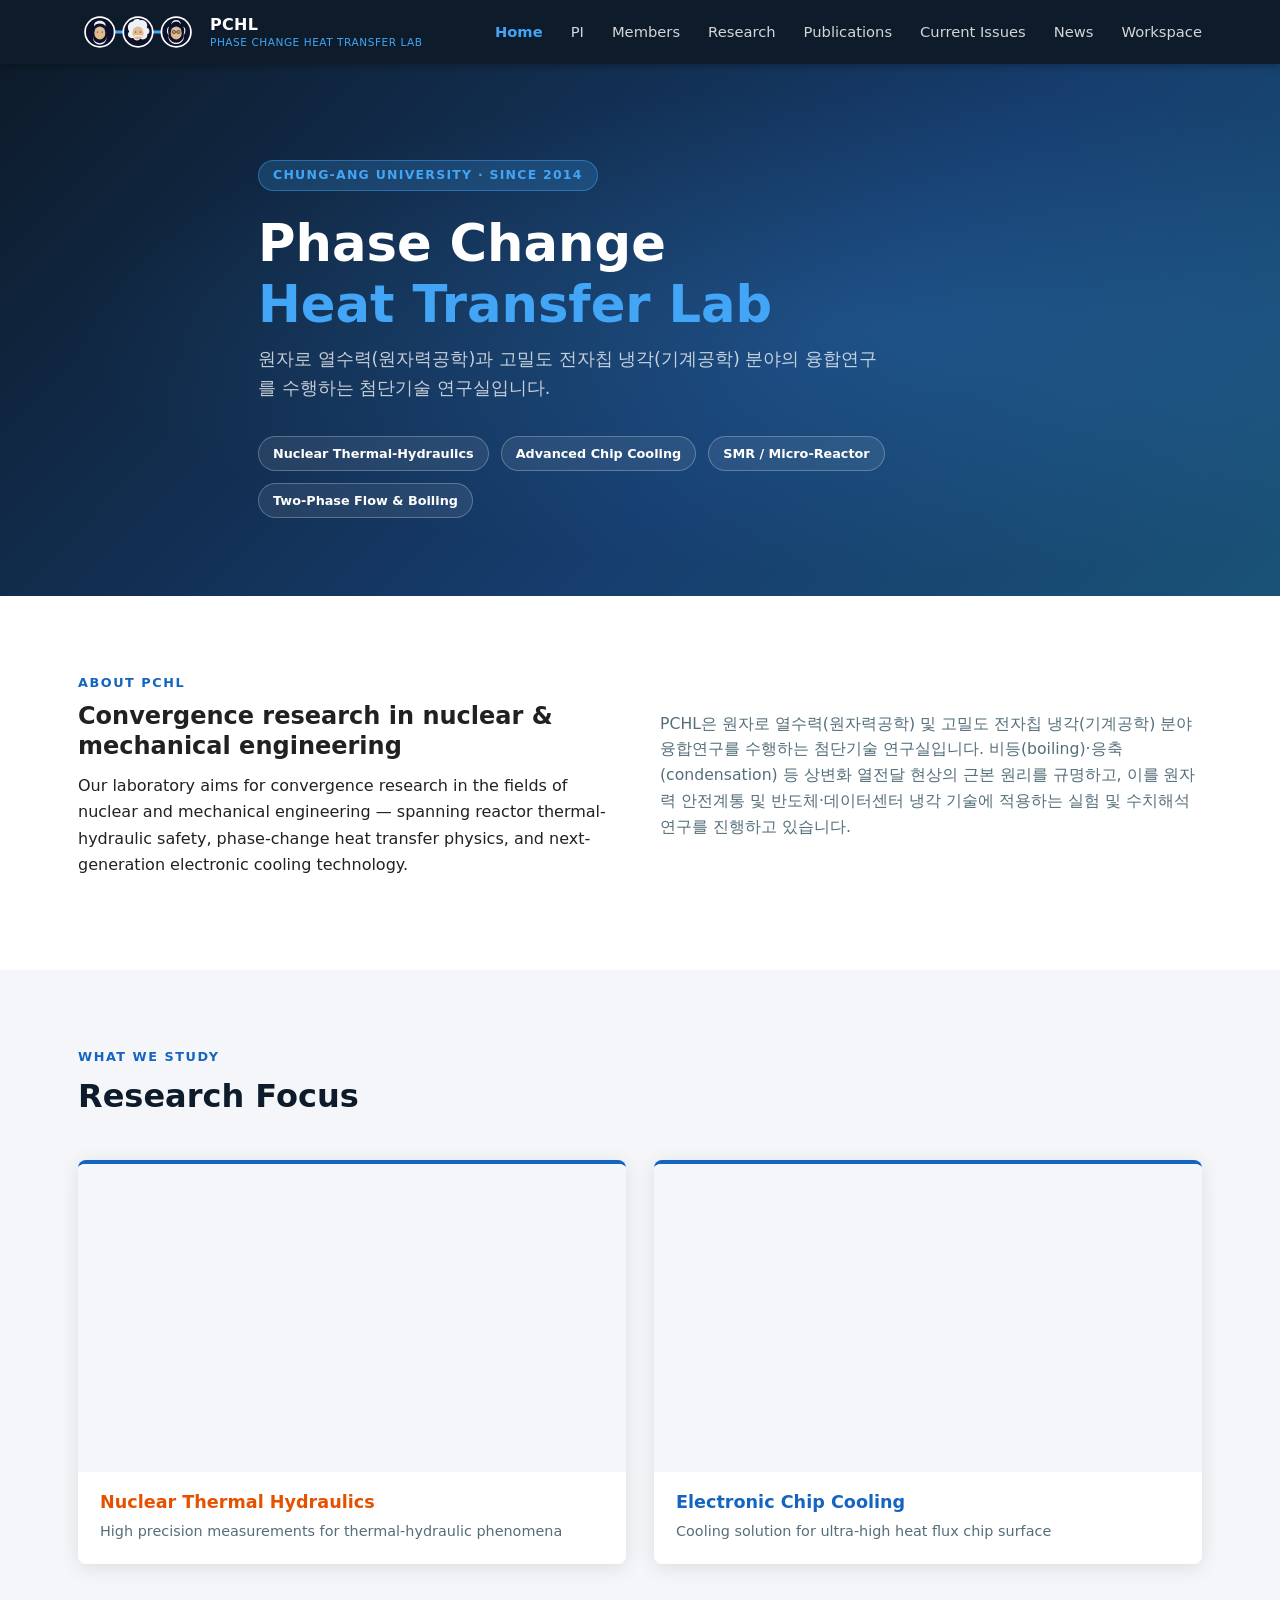
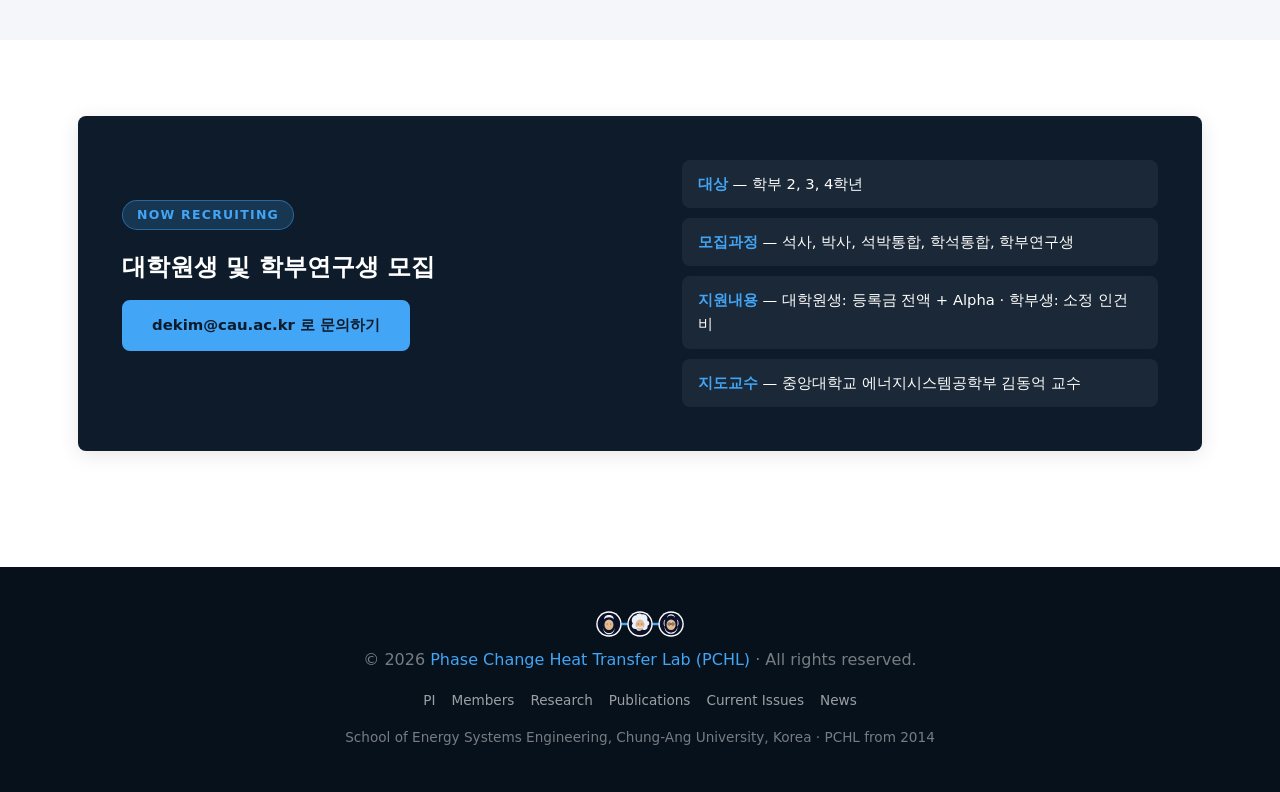
<file: index.html>
<!DOCTYPE html>
<html lang="ko">
<head>
<!-- Google tag (gtag.js) -->
<script async src="https://www.googletagmanager.com/gtag/js?id=G-8CYPB89ST2"></script>
<script>
  window.dataLayer = window.dataLayer || [];
  function gtag(){dataLayer.push(arguments);}
  gtag('js', new Date());

  gtag('config', 'G-8CYPB89ST2');
</script>
<meta charset="UTF-8" />
<meta name="viewport" content="width=device-width, initial-scale=1.0" />
<title>PCHL — Phase Change Heat Transfer Lab | Chung-Ang University</title>
<meta name="description" content="Phase Change Heat Transfer Lab (PCHL), Chung-Ang University — 원자로 열수력 및 고밀도 전자칩 냉각 분야 융합연구." />
<link rel="icon" href="assets/img/misc/einstein-placeholder.svg" type="image/svg+xml" />
<link rel="stylesheet" href="assets/css/style.css?v=15" />
</head>
<body>
<a class="skip-link" href="#main">본문 바로가기</a>

<header class="site-header">
  <nav class="nav">
    <a class="brand" href="index.html">
      <img src="assets/img/misc/trio-logo.svg?v=2" alt="PCHL 로고 — Maxwell, Einstein, Boltzmann" />
      <span class="brand-text">
        <span class="full">PCHL</span>
        <span class="sub">Phase Change Heat Transfer Lab</span>
      </span>
    </a>
    <button class="nav-toggle" aria-label="메뉴 열기" aria-expanded="false">
      <svg width="20" height="20" viewBox="0 0 20 20" fill="none" stroke="currentColor" stroke-width="2" stroke-linecap="round"><line x1="2" y1="5" x2="18" y2="5"/><line x1="2" y1="10" x2="18" y2="10"/><line x1="2" y1="15" x2="18" y2="15"/></svg>
    </button>
    <ul class="nav-links">
      <li><a href="index.html">Home</a></li>
      <li><a href="pi.html">PI</a></li>
      <li><a href="members.html">Members</a></li>
      <li><a href="research.html">Research</a></li>
      <li><a href="publications.html">Publications</a></li>
      <li><a href="current-issues.html">Current Issues</a></li>
      <li><a href="news.html">News</a></li>
      <li><a href="https://github.com/dekim79/pchl-workspace" target="_blank" rel="noopener">Workspace</a></li>
    </ul>
  </nav>
</header>

<main id="main">

  <section class="hero">
    <div class="container">
      <span class="hero-eyebrow">Chung-Ang University · Since 2014</span>
      <h1>Phase Change<br /><span class="accent-text">Heat Transfer Lab</span></h1>
      <p class="lead">
        원자로 열수력(원자력공학)과 고밀도 전자칩 냉각(기계공학) 분야의 융합연구를 수행하는 첨단기술 연구실입니다.
      </p>
      <div class="hero-badges">
        <span class="hero-badge">Nuclear Thermal-Hydraulics</span>
        <span class="hero-badge">Advanced Chip Cooling</span>
        <span class="hero-badge">SMR / Micro-Reactor</span>
        <span class="hero-badge">Two-Phase Flow &amp; Boiling</span>
      </div>
    </div>
  </section>

  <section class="section">
    <div class="container">
      <div class="intro-split">
        <div>
          <span class="section-kicker">About PCHL</span>
          <h2 class="mt-0">Convergence research in nuclear &amp; mechanical engineering</h2>
          <p>
            Our laboratory aims for convergence research in the fields of nuclear and mechanical
            engineering — spanning reactor thermal-hydraulic safety, phase-change heat transfer physics,
            and next-generation electronic cooling technology.
          </p>
        </div>
        <div>
          <p class="lang-kr">
            PCHL은 원자로 열수력(원자력공학) 및 고밀도 전자칩 냉각(기계공학) 분야 융합연구를 수행하는
            첨단기술 연구실입니다. 비등(boiling)·응축(condensation) 등 상변화 열전달 현상의 근본 원리를
            규명하고, 이를 원자력 안전계통 및 반도체·데이터센터 냉각 기술에 적용하는 실험 및 수치해석 연구를
            진행하고 있습니다.
          </p>
        </div>
      </div>
    </div>
  </section>

  <section class="section section-alt">
    <div class="container">
      <div class="section-head">
        <span class="section-kicker">What We Study</span>
        <h2>Research Focus</h2>
      </div>
      <div class="topic-strip">
        <div class="topic-panel">
          <div class="topic-img crossfade">
            <img src="assets/img/research/nuclear-th-1.png" alt="Nuclear Thermal Hydraulics" style="animation-duration:16s; animation-delay:0s;">
            <img src="assets/img/research/nuclear-th-2.png" alt="Nuclear Thermal Hydraulics" style="animation-duration:16s; animation-delay:4s;">
            <img src="assets/img/research/nuclear-th-3.png" alt="Nuclear Thermal Hydraulics" style="animation-duration:16s; animation-delay:8s;">
            <img src="assets/img/research/nuclear-th-4.png" alt="Nuclear Thermal Hydraulics" style="animation-duration:16s; animation-delay:12s;">
          </div>
          <div class="cap red">
            <h3>Nuclear Thermal Hydraulics</h3>
            <p>High precision measurements for thermal-hydraulic phenomena</p>
          </div>
        </div>
        <div class="topic-panel">
          <div class="topic-img crossfade crossfade-2img">
            <img src="assets/img/research/chip-cooling-1.png" alt="Electronic Chip Cooling" style="animation-duration:8s; animation-delay:0s;">
            <img src="assets/img/research/chip-cooling-2.png" alt="Electronic Chip Cooling" style="animation-duration:8s; animation-delay:4s;">
          </div>
          <div class="cap blue">
            <h3>Electronic Chip Cooling</h3>
            <p>Cooling solution for ultra-high heat flux chip surface</p>
          </div>
        </div>
      </div>
    </div>
  </section>

  <section class="section">
    <div class="container">
      <div class="recruit">
        <div>
          <span class="hero-eyebrow">Now Recruiting</span>
          <h2>대학원생 및 학부연구생 모집</h2>
          <p style="margin-top:18px;">
            <a class="btn btn-primary" href="mailto:dekim@cau.ac.kr">dekim@cau.ac.kr 로 문의하기</a>
          </p>
        </div>
        <ul class="recruit-list">
          <li><b>대상</b> — 학부 2, 3, 4학년</li>
          <li><b>모집과정</b> — 석사, 박사, 석박통합, 학석통합, 학부연구생</li>
          <li><b>지원내용</b> — 대학원생: 등록금 전액 + Alpha · 학부생: 소정 인건비</li>
          <li><b>지도교수</b> — 중앙대학교 에너지시스템공학부 김동억 교수</li>
        </ul>
      </div>
    </div>
  </section>

</main>

<footer class="site-footer">
  <div class="container">
    <a class="footer-brand" href="index.html">
      <img src="assets/img/misc/trio-logo.svg?v=2" alt="PCHL 로고 — Maxwell, Einstein, Boltzmann" />
    </a>
    <p>© 2026 <span style="color:var(--sky);">Phase Change Heat Transfer Lab (PCHL)</span> · All rights reserved.</p>
    <nav class="footer-links">
      <a href="pi.html">PI</a>
      <a href="members.html">Members</a>
      <a href="research.html">Research</a>
      <a href="publications.html">Publications</a>
      <a href="current-issues.html">Current Issues</a>
      <a href="news.html">News</a>
    </nav>
    <p class="footer-meta">
      <span>School of Energy Systems Engineering, Chung-Ang University, Korea</span>
      <span>PCHL from 2014</span>
    </p>
  </div>
</footer>
<script src="assets/js/main.js?v=7"></script>
</body>
</html>
</file>
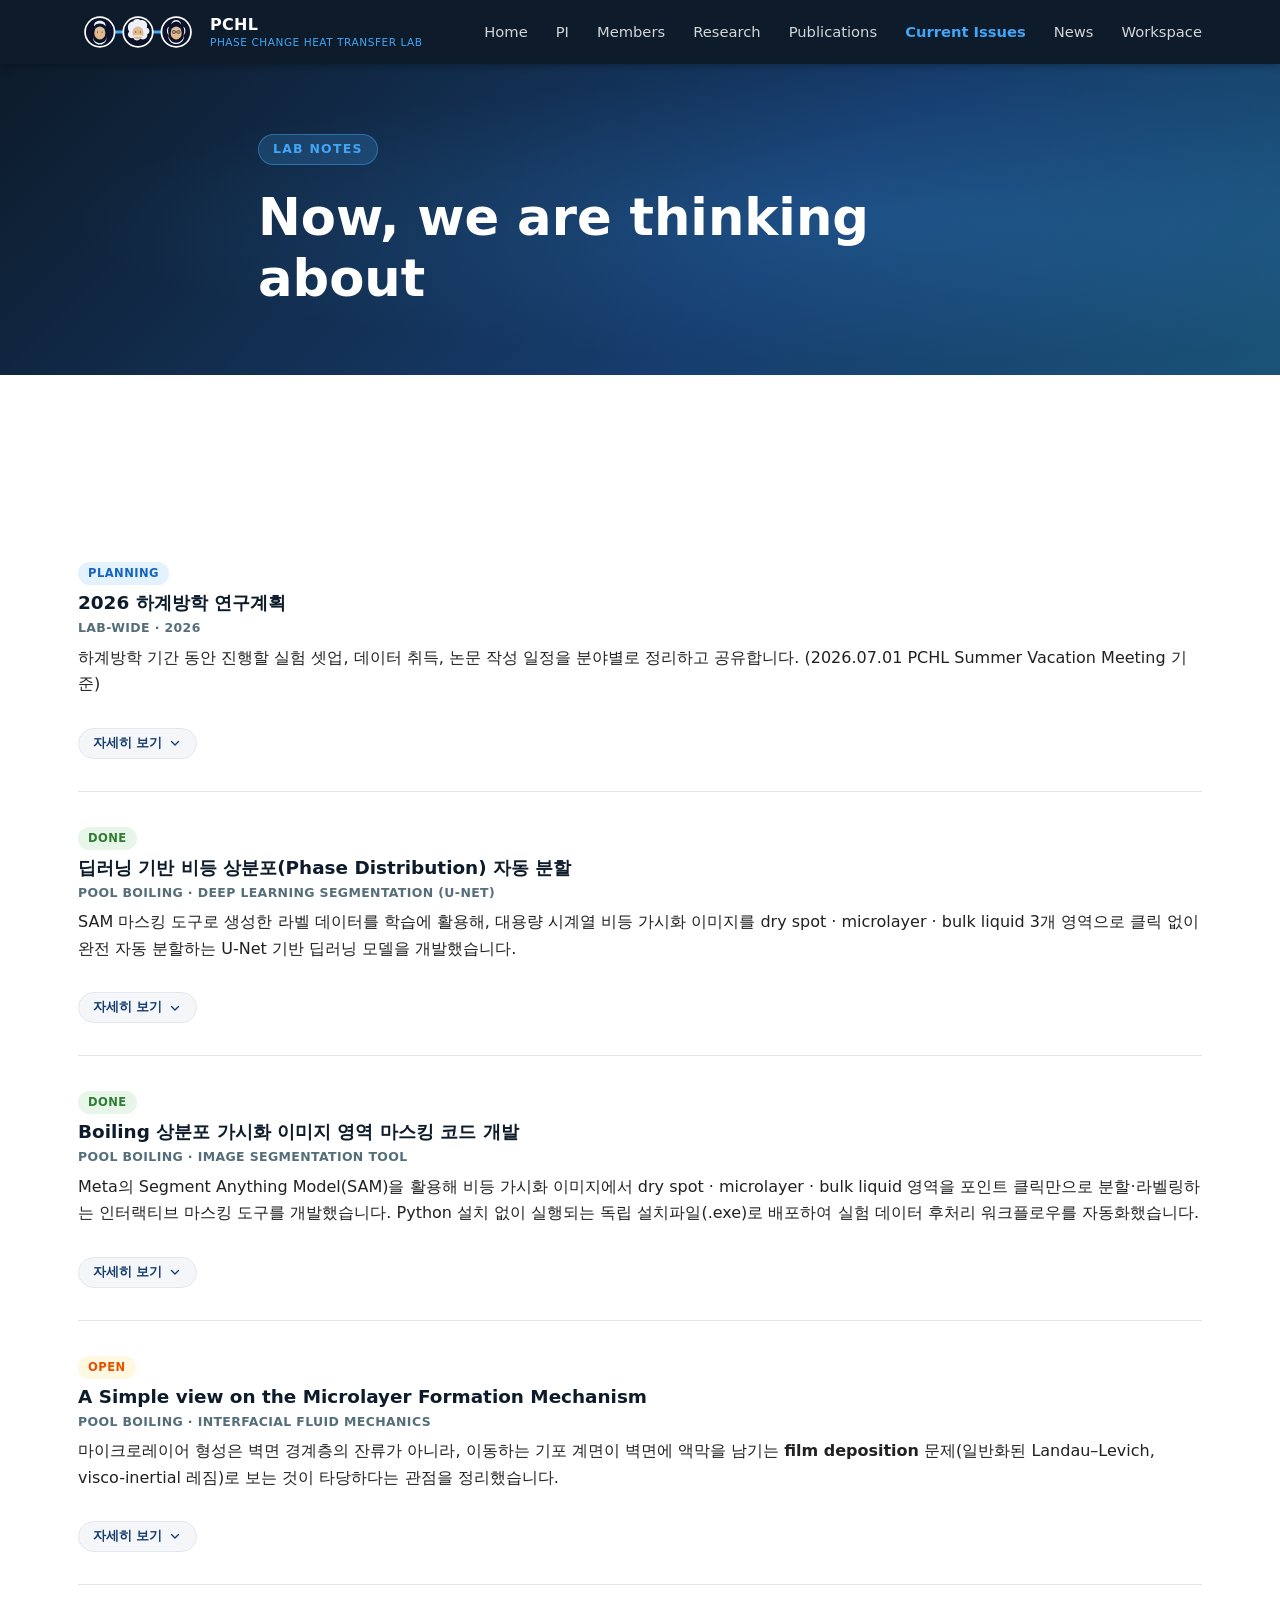
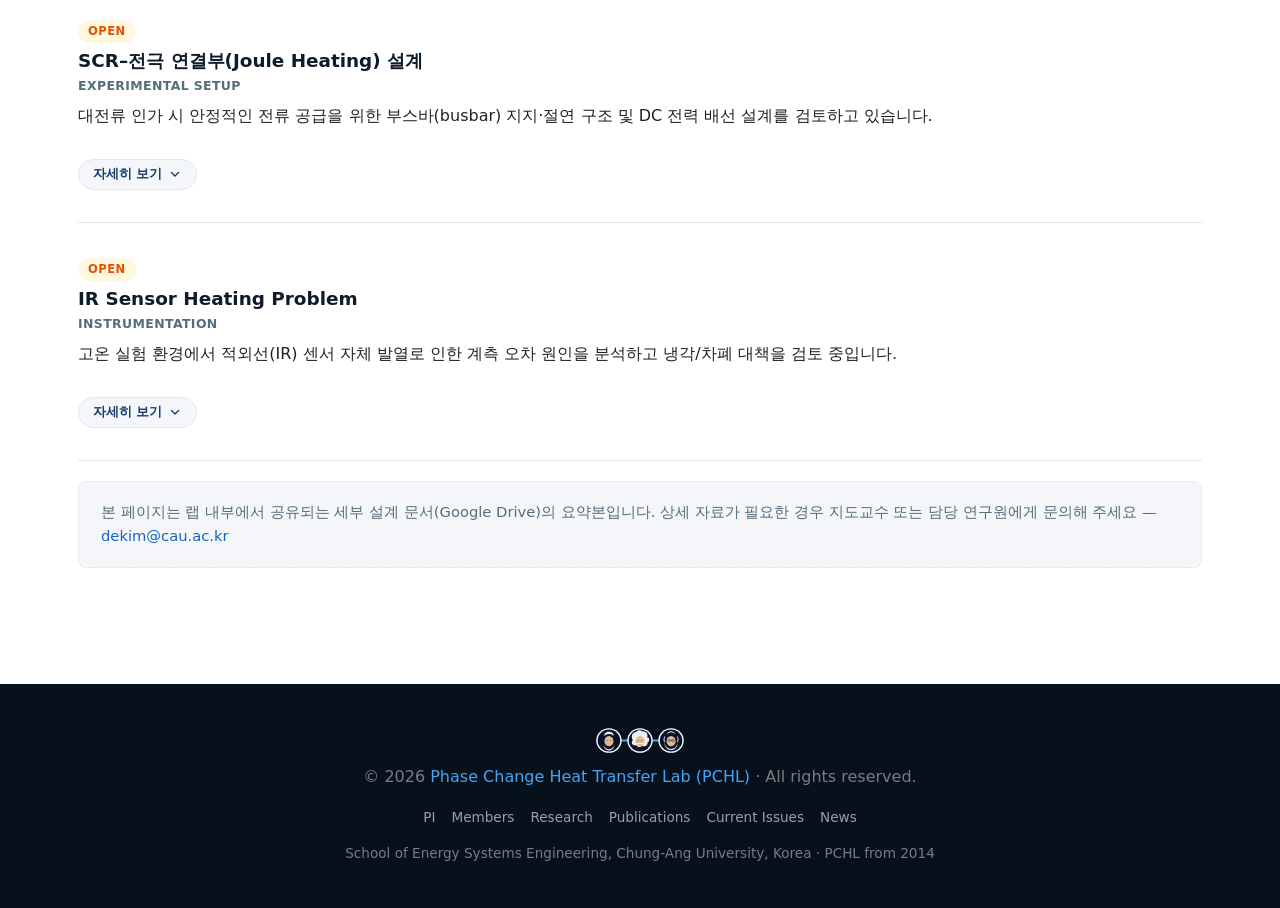
<file: current-issues.html>
<!DOCTYPE html>
<html lang="ko">
<head>
<!-- Google tag (gtag.js) -->
<script async src="https://www.googletagmanager.com/gtag/js?id=G-8CYPB89ST2"></script>
<script>
  window.dataLayer = window.dataLayer || [];
  function gtag(){dataLayer.push(arguments);}
  gtag('js', new Date());

  gtag('config', 'G-8CYPB89ST2');
</script>
<meta charset="UTF-8" />
<meta name="viewport" content="width=device-width, initial-scale=1.0" />
<title>Current Issues — PCHL | Chung-Ang University</title>
<meta name="description" content="PCHL이 현재 논의하고 해결해 나가고 있는 실험/연구 이슈 트래킹." />
<link rel="icon" href="assets/img/misc/einstein-placeholder.svg" type="image/svg+xml" />
<link rel="stylesheet" href="assets/css/style.css?v=15" />
</head>
<body>
<a class="skip-link" href="#main">본문 바로가기</a>

<header class="site-header">
  <nav class="nav">
    <a class="brand" href="index.html">
      <img src="assets/img/misc/trio-logo.svg?v=2" alt="PCHL 로고 — Maxwell, Einstein, Boltzmann" />
      <span class="brand-text">
        <span class="full">PCHL</span>
        <span class="sub">Phase Change Heat Transfer Lab</span>
      </span>
    </a>
    <button class="nav-toggle" aria-label="메뉴 열기" aria-expanded="false">
      <svg width="20" height="20" viewBox="0 0 20 20" fill="none" stroke="currentColor" stroke-width="2" stroke-linecap="round"><line x1="2" y1="5" x2="18" y2="5"/><line x1="2" y1="10" x2="18" y2="10"/><line x1="2" y1="15" x2="18" y2="15"/></svg>
    </button>
    <ul class="nav-links">
      <li><a href="index.html">Home</a></li>
      <li><a href="pi.html">PI</a></li>
      <li><a href="members.html">Members</a></li>
      <li><a href="research.html">Research</a></li>
      <li><a href="publications.html">Publications</a></li>
      <li><a href="current-issues.html">Current Issues</a></li>
      <li><a href="news.html">News</a></li>
      <li><a href="https://github.com/dekim79/pchl-workspace" target="_blank" rel="noopener">Workspace</a></li>
    </ul>
  </nav>
</header>

<main id="main">

  <section class="hero hero-compact">
    <div class="container">
      <span class="hero-eyebrow">Lab Notes</span>
      <h1>Now, we are thinking about</h1>
    </div>
  </section>

  <section class="section" style="padding-bottom:0;">
    <div class="container">
      <div class="ws-status" id="ws-status" hidden aria-live="polite">
        <div class="ws-status-head">
          <h2>연구실 현황</h2>
          <span class="ws-status-updated" id="ws-updated"></span>
        </div>
        <div class="ws-columns">
          <div class="ws-col">
            <h3 class="ws-col-title">최근 이슈</h3>
            <ul class="ws-list" id="ws-issues"></ul>
          </div>
          <div class="ws-col">
            <h3 class="ws-col-title">최근 디스커션</h3>
            <ul class="ws-list" id="ws-discussions"></ul>
          </div>
        </div>
        <p class="ws-purchase" id="ws-purchase"></p>
      </div>
    </div>
  </section>

  <section class="section">
    <div class="container">

      <div class="issue-card">
        <div class="issue-body">
          <span class="status-pill status-progress">Planning</span>
          <h3>2026 하계방학 연구계획</h3>
          <p class="issue-meta">Lab-wide · 2026</p>
          <p>하계방학 기간 동안 진행할 실험 셋업, 데이터 취득, 논문 작성 일정을 분야별로 정리하고 공유합니다. (2026.07.01 PCHL Summer Vacation Meeting 기준)</p>
          <button class="issue-toggle" type="button" aria-expanded="false">
            <span class="issue-toggle-label">자세히 보기</span>
            <svg class="issue-toggle-icon" width="14" height="14" viewBox="0 0 20 20" fill="none" stroke="currentColor" stroke-width="2" stroke-linecap="round" stroke-linejoin="round"><polyline points="5 8 10 13 15 8"/></svg>
          </button>
        </div>
        <div class="issue-detail">
          <div class="grid-3 team-grid">
            <div class="team-card team-green">
              <h4>비등 · 칩쿨링 / IR 센서 개발</h4>
              <ul>
                <li>IR 센서 3개 동시 구동 실험 (1ch 3chain / 3ch 1chain 검증)</li>
                <li>헬리컬 코일 벽면 4방향 온도 측정 브래킷 설계 및 방사율 보정</li>
                <li>12개 센서 확장 실험 (8ch 컨버터, 3채널×4센서)</li>
              </ul>
              <p class="team-sched"><strong>7월</strong> Hot plate 고온실험 설계·실험&nbsp;&nbsp;·&nbsp;&nbsp;<strong>8월</strong> 나선형 배관 센서 부착방안 도출·부품 제작</p>
            </div>
            <div class="team-card team-blue">
              <h4>i-SMR 실험</h4>
              <ul>
                <li>헬리컬 코일 절연부품(Gasket, Flange) 및 공급라인 피팅 확보</li>
                <li>전기 계장 마무리(압력계·유량계·마그네틱펌프 DAS 연결), 분전반 배선</li>
                <li>축압기/충진기, TC 포트, 냉각탑 팬, 도압관, 예열히터 세부 작업</li>
              </ul>
              <p class="team-sched"><strong>7월</strong> 배관·계측기 실험 루프 구축 완료&nbsp;&nbsp;·&nbsp;&nbsp;<strong>8월</strong> 실험장치 시운전</p>
            </div>
            <div class="team-card team-orange">
              <h4>비등 가시화 연구 / LED 조명 제작</h4>
              <ul>
                <li>LED 광학계(TIR 렌즈·Mount) 설계 및 회로 구성, LED 테스트</li>
                <li>ITO heater 기반 직접접촉 비등 실험 구조 설계, Jig·Chamber 재설계</li>
                <li>LED·카메라(HSV, IR) 위치 정렬, i-SMR 냉각수 루프 구축 지원</li>
              </ul>
              <p class="team-sched"><strong>7월</strong> LED칩 냉각부·Optics 설계 완료&nbsp;&nbsp;·&nbsp;&nbsp;<strong>8월</strong> 조명장치 제작·비등가시화 광학계 구축 완료</p>
            </div>
          </div>
          <p class="team-flow-note">※ 세 분야 모두 i-SMR 실험에 협업 참여하며, 신규 연구원은 연구실 적응 후 희망 분야를 배정받습니다.</p>
        </div>
      </div>

      <div class="issue-card">
        <div class="issue-body">
          <span class="status-pill status-done">Done</span>
          <h3>딥러닝 기반 비등 상분포(Phase Distribution) 자동 분할</h3>
          <p class="issue-meta">Pool Boiling · Deep Learning Segmentation (U-Net)</p>
          <p>SAM 마스킹 도구로 생성한 라벨 데이터를 학습에 활용해, 대용량 시계열 비등 가시화 이미지를 dry spot · microlayer · bulk liquid 3개 영역으로 클릭 없이 완전 자동 분할하는 U-Net 기반 딥러닝 모델을 개발했습니다.</p>
          <button class="issue-toggle" type="button" aria-expanded="false">
            <span class="issue-toggle-label">자세히 보기</span>
            <svg class="issue-toggle-icon" width="14" height="14" viewBox="0 0 20 20" fill="none" stroke="currentColor" stroke-width="2" stroke-linecap="round" stroke-linejoin="round"><polyline points="5 8 10 13 15 8"/></svg>
          </button>
        </div>
        <div class="issue-detail">
          <p class="detail-caption">ResNet-34 인코더 + U-Net 디코더 · 3-class semantic segmentation · Val mIoU 0.918 · 대용량 multipage TIF 시계열 일괄 추론</p>

          <figure class="issue-figure">
            <img src="assets/img/misc/boiling-segmentation-unet-result.jpg" alt="비등 상분포 자동 분할 결과 — 좌측 원본 그레이스케일 프레임, 우측 모델 예측 마스크 오버레이(dry spot 빨강, microlayer 초록, bulk liquid 파랑)" loading="lazy" />
            <figcaption>(좌) 원본 그레이스케일 프레임 → (우) 모델 예측 상분포 마스크 오버레이 — dry spot(빨강) · microlayer(초록) · bulk liquid(파랑)</figcaption>
          </figure>

          <div class="grid-4" style="margin-top:20px;">
            <div class="analysis-item">
              <div class="analysis-title">STEP 1 · 라벨 데이터 생성 (SAM)</div>
              <p>Segment Anything(ViT) 포인트 프롬프트로 프레임별 dry spot / microlayer / bulk liquid 마스크 반자동 생성</p>
            </div>
            <div class="analysis-item">
              <div class="analysis-title">STEP 2 · 모델 구조 (U-Net)</div>
              <p>ResNet-34 인코더(ImageNet 사전학습) + U-Net 디코더, skip connection 구조, 3-class semantic segmentation (약 2,450만 파라미터)</p>
            </div>
            <div class="analysis-item">
              <div class="analysis-title">STEP 3 · 학습 설정</div>
              <p>CrossEntropy + Dice Loss(클래스 불균형 가중치), AdamW + Cosine LR, Mixed Precision, 이미지 증강(flip/affine/노이즈 등)</p>
            </div>
            <div class="analysis-item">
              <div class="analysis-title">RESULT · 성능 · 자동화</div>
              <p>Val mIoU 0.918 (dry 0.96 / micro 0.79 / bulk 0.99). 대용량 multipage TIF 시계열 일괄 추론 + 프레임별 상 면적비율 CSV 자동 산출</p>
            </div>
          </div>

          <div class="conclusion-box">
            <strong>결론</strong> SAM 반자동 라벨링으로 확보한 데이터를 U-Net 학습에 활용해 포인트 클릭 없이 대용량 시계열 이미지를 일괄 자동 분할하는 파이프라인을 구축했으며, Val mIoU 0.918로 실험 데이터 후처리를 완전 자동화했습니다.
          </div>

          <p class="detail-source">자료: DL_Segmentation_Slide.pptx (연구실 내부 문서)</p>
        </div>
      </div>

      <div class="issue-card">
        <div class="issue-body">
          <span class="status-pill status-done">Done</span>
          <h3>Boiling 상분포 가시화 이미지 영역 마스킹 코드 개발</h3>
          <p class="issue-meta">Pool Boiling · Image Segmentation Tool</p>
          <p>Meta의 Segment Anything Model(SAM)을 활용해 비등 가시화 이미지에서 dry spot · microlayer · bulk liquid 영역을 포인트 클릭만으로 분할·라벨링하는 인터랙티브 마스킹 도구를 개발했습니다. Python 설치 없이 실행되는 독립 설치파일(.exe)로 배포하여 실험 데이터 후처리 워크플로우를 자동화했습니다.</p>
          <button class="issue-toggle" type="button" aria-expanded="false">
            <span class="issue-toggle-label">자세히 보기</span>
            <svg class="issue-toggle-icon" width="14" height="14" viewBox="0 0 20 20" fill="none" stroke="currentColor" stroke-width="2" stroke-linecap="round" stroke-linejoin="round"><polyline points="5 8 10 13 15 8"/></svg>
          </button>
        </div>
        <div class="issue-detail">
          <p class="detail-caption">SAM(ViT-B) 기반 포인트 프롬프트 분할 · dry spot / microlayer / bulk liquid 3-클래스 색상 오버레이 · 멀티페이지 TIF 폴더 배치 처리</p>

          <div class="spec-columns">
            <figure class="issue-figure" style="margin-bottom:0;">
              <img src="assets/img/misc/boiling-masking-tool-result.jpg" alt="Boiling Masking Tool 실행 화면 — dry spot(빨강)·microlayer(초록)·bulk liquid(파랑) 클래스로 색상 오버레이된 비등 가시화 이미지, positive/negative 포인트 클릭 표시" loading="lazy" />
              <figcaption>실행 결과 예시 — 100_20frames.tif, class=microlayer 프롬프트로 dry spot·microlayer 영역 분할</figcaption>
            </figure>

            <div>
              <h4 class="detail-subhead" style="margin-top:0;">기술 스택</h4>
              <div class="grid-2" style="gap:12px;">
                <div class="analysis-item">
                  <div class="analysis-title">SEG · Segment Anything (ViT-B)</div>
                  <p>포인트 프롬프트 기반 분할</p>
                </div>
                <div class="analysis-item">
                  <div class="analysis-title">DL · PyTorch (CPU)</div>
                  <p>SAM 추론 엔진</p>
                </div>
                <div class="analysis-item">
                  <div class="analysis-title">IMG · OpenCV · tifffile</div>
                  <p>멀티페이지 TIF 입출력</p>
                </div>
                <div class="analysis-item">
                  <div class="analysis-title">UI · Matplotlib + Tkinter</div>
                  <p>클릭 UI · 파일 열기</p>
                </div>
                <div class="analysis-item">
                  <div class="analysis-title">PKG · PyInstaller</div>
                  <p>독립 실행파일(.exe) 빌드</p>
                </div>
                <div class="analysis-item">
                  <div class="analysis-title">SETUP · Inno Setup</div>
                  <p>설치 마법사 제작</p>
                </div>
              </div>
            </div>
          </div>

          <h4 class="detail-subhead">주요 기능</h4>
          <ul class="detail-list">
            <li>포인트 클릭으로 즉시 영역 분할 (좌클릭 포함 / 우클릭 제외)</li>
            <li>dry spot · microlayer · bulk liquid 3-클래스 색상 오버레이</li>
            <li>파일 열기 대화상자 내장 + 폴더 배치 순회 · 이어하기</li>
            <li>Python 설치 없이 실행되는 독립 설치파일 (오프라인 동작)</li>
          </ul>

          <p style="margin-top:16px;"><a class="btn btn-outline-dark" href="sam-demo/index.html" target="_blank" rel="noopener">브라우저에서 직접 클릭해보기 (인터랙티브 데모) →</a></p>

          <div class="conclusion-box">
            <strong>결론</strong> 클릭 기반 상 분포 마스킹을 독립 실행형 도구로 구현하여, 비등 가시화 이미지의 dry spot·microlayer·bulk liquid 라벨링 작업을 수작업 대비 대폭 단축하고 판정 일관성을 확보했습니다.
          </div>

          <p class="detail-source">자료: BoilingMaskingTool_Slide.pdf (연구실 내부 문서)</p>
        </div>
      </div>

      <div class="issue-card">
        <div class="issue-body">
          <span class="status-pill status-open">Open</span>
          <h3>A Simple view on the Microlayer Formation Mechanism</h3>
          <p class="issue-meta">Pool Boiling · Interfacial Fluid Mechanics</p>
          <p>마이크로레이어 형성은 벽면 경계층의 잔류가 아니라, 이동하는 기포 계면이 벽면에 액막을 남기는 <strong>film deposition</strong> 문제(일반화된 Landau–Levich, visco-inertial 레짐)로 보는 것이 타당하다는 관점을 정리했습니다.</p>
          <button class="issue-toggle" type="button" aria-expanded="false">
            <span class="issue-toggle-label">자세히 보기</span>
            <svg class="issue-toggle-icon" width="14" height="14" viewBox="0 0 20 20" fill="none" stroke="currentColor" stroke-width="2" stroke-linecap="round" stroke-linejoin="round"><polyline points="5 8 10 13 15 8"/></svg>
          </button>
        </div>
        <div class="issue-detail">
          <p class="detail-caption">Cooper–Lloyd(1969)의 velocity boundary layer 잔류 가설(δ₀ = c·√(ν·t))과 일반화된 Landau–Levich film deposition(h ~ ℓc·Ca²ᐟ³) 두 시각을 비교하고, 이를 구분할 판별 실험을 제안합니다.</p>

          <div class="grid-3 team-grid">
            <div class="team-card team-red">
              <h4>경계층 이론 (Cooper–Lloyd, 1969) — 기각</h4>
              <ul>
                <li>δ₀ = c·√(ν·t): 사실상 차원해석 — 왜 그 두께가 남는지 정하는 물리가 부재</li>
                <li>단상 벌크유동 개념 → 자유계면 경계조건이 들어갈 자리가 없음</li>
                <li>σ·젖음성·접촉선을 원리적으로 배제 (δ는 ν, t만의 함수)</li>
                <li>상수 c가 문헌마다 0.3–1.0으로 부유 — 사실상 피팅 상수</li>
              </ul>
            </div>
            <div class="team-card team-green">
              <h4>LLD Film Deposition (일반화) — 채택</h4>
              <ul>
                <li>h ~ ℓc·Ca²ᐟ³: dynamic meniscus 두께 선택 메커니즘</li>
                <li>계면 발치 정체점에서 점성응력 ↔ 모세관압 경쟁이 잔류 두께를 선택</li>
                <li>σ, 라플라스압, 접촉선 물리를 자연스럽게 포함</li>
                <li>DNS 근거: Guion et al. (2018), Bureš &amp; Sato (2021)</li>
                <li>단, 고전 LLD(저Ca·준정상) 직접 적용 불가 — 관성·비정상 보정 필요</li>
              </ul>
            </div>
            <div class="team-card team-orange">
              <h4>경계층 이론의 구조적 결함 (스케일 논거)</h4>
              <ul>
                <li>δ ~ 1 μm 스케일에서 라플라스압 σκ는 수~수십 kPa급 — σ를 빼면 문제가 닫히지 않음</li>
                <li>Triple contact line의 dynamic contact angle·증발성 접촉선 후퇴·disjoining pressure를 BL로는 설명 불가</li>
                <li>젖음성 개질에 따른 마이크로레이어·dryout 거동 변화는 δ(ν,t) 이론으로 원리적으로 설명 불가능</li>
              </ul>
            </div>
          </div>

          <div class="analysis-item" style="margin-top:20px;">
            <div class="analysis-title">왜 √(νt)가 데이터와 맞아 보였는가</div>
            <p>기포 성장 R ~ √t → 계면속도 U ~ t⁻¹ᐟ² → deposition 두께에 √t 유사 시간의존성이 자연스럽게 유입됩니다. 즉 경계층 물리의 검증이 아니라 기포 운동학의 반영이며, 시간 스케일링만으로는 두 이론이 판별되지 않습니다.</p>
          </div>

          <h4 class="detail-subhead">판별 실험: 비정상 Dip Coating (속도 프로파일 제어 인출)</h4>
          <div class="grid-4">
            <div class="analysis-item">
              <div class="analysis-title">프로토콜</div>
              <p>표면을 액조에서 수직 인출하며 속도 프로파일(가속·등속·감속)을 제어합니다. 감속 구간 U ~ t⁻¹ᐟ²로 기포 계면 운동학을 모사하여 δ₀(r) ↔ h(z)를 일대일 대응시킵니다.</p>
            </div>
            <div class="analysis-item">
              <div class="analysis-title">판별 논리</div>
              <p>동일 노출시간 t, 상이한 속도 이력 조건에서 BL 이론은 동일 두께를, LLD 이론은 순간 Ca(t)²ᐟ³ 값을 추종합니다. σ를 독립적으로 바꿀 때 BL은 무의존, LLD는 의존 — 반증 가능한 구조입니다.</p>
            </div>
            <div class="analysis-item">
              <div class="analysis-title">측정</div>
              <p>예상 두께 수십–150 μm (Ca ~ 10⁻³–10⁻²) 범위로, 공초점 현미경·분광반사계를 병용합니다. 저속(박막) 구간은 기존 박막 간섭계를 활용합니다.</p>
            </div>
            <div class="analysis-item">
              <div class="analysis-title">실무 주의</div>
              <p>순수 물은 오염에 의해 Marangoni 효과가 비대화(~2.5배)될 수 있어 실리콘 오일 기준선을 병행합니다. 인출 후 중력 배수를 보정하고, Ca·Re·비정상성 무차원수를 실제 기포 조건과 매칭합니다.</p>
            </div>
          </div>

          <div class="conclusion-box">
            <strong>결론</strong> 시간 스케일링(√t)만으로는 velocity boundary layer 잔류 가설과 LLD film deposition 가설을 구분할 수 없으며, 속도 프로파일을 독립적으로 제어하는 비정상 dip coating 실험이 두 메커니즘을 반증 가능한 형태로 판별할 수 있습니다.
          </div>

          <p class="detail-source">Refs: Cooper &amp; Lloyd (1969) · Landau &amp; Levich (1942) · Guion et al., IJHMT (2018) · Bureš &amp; Sato (2021)</p>
        </div>
      </div>

      <div class="issue-card">
        <div class="issue-body">
          <span class="status-pill status-open">Open</span>
          <h3>SCR–전극 연결부(Joule Heating) 설계</h3>
          <p class="issue-meta">Experimental Setup</p>
          <p>대전류 인가 시 안정적인 전류 공급을 위한 부스바(busbar) 지지·절연 구조 및 DC 전력 배선 설계를 검토하고 있습니다.</p>
          <button class="issue-toggle" type="button" aria-expanded="false">
            <span class="issue-toggle-label">자세히 보기</span>
            <svg class="issue-toggle-icon" width="14" height="14" viewBox="0 0 20 20" fill="none" stroke="currentColor" stroke-width="2" stroke-linecap="round" stroke-linejoin="round"><polyline points="5 8 10 13 15 8"/></svg>
          </button>
        </div>
        <div class="issue-detail">
          <p class="detail-caption">SCR 정류기 → 전극(2조) · 150V / 1000A DC · 배선거리 약 15m(편도) · 두께 6mm 고정</p>

          <div class="grid-4 stat-mini-grid">
            <div class="stat-box"><div class="stat-num">150 V</div><div class="stat-label">최대 전압 DC</div></div>
            <div class="stat-box"><div class="stat-num">1,000 A</div><div class="stat-label">정격 전류 DC</div></div>
            <div class="stat-box"><div class="stat-num">15 m</div><div class="stat-label">배선 거리(편도)</div></div>
            <div class="stat-box"><div class="stat-num">6 mm</div><div class="stat-label">부스바 두께(고정)</div></div>
          </div>

          <div class="spec-columns">
            <div class="spec-highlight">
              <span class="spec-highlight-tag">권장 사양 (1조 기준)</span>
              <div class="spec-highlight-value">100 × 6 mm</div>
              <div class="spec-highlight-sub">폭 × 두께, 평각 동부스바</div>
              <dl class="spec-dl">
                <div><dt>단면적</dt><dd>645 mm² (1.0 in²)</dd></div>
                <div><dt>전류밀도</dt><dd>약 1.55 A/mm²</dd></div>
                <div><dt>DC 허용전류*</dt><dd>약 1,300 A</dd></div>
                <div><dt>설계 여유율</dt><dd>+30% (vs 1,000A)</dd></div>
                <div><dt>소요 수량</dt><dd>2조 (+/− 각 1)</dd></div>
              </dl>
              <p class="spec-footnote">* 실내 40℃ 주변온도, 온도상승 30℃ 기준 (CDA 부스바 전류용량표 환산)</p>
            </div>

            <div class="spec-side">
              <div class="wiring-diagram">
                <div class="wiring-row">
                  <span class="wiring-node">SCR 정류기<br>(+) 출력</span>
                  <span class="wiring-arrow">→ 15m · 100×6mm →</span>
                  <span class="wiring-node">전극 1 (+)</span>
                </div>
                <div class="wiring-row">
                  <span class="wiring-node">전극 2 (−)</span>
                  <span class="wiring-arrow">← 15m · 100×6mm ←</span>
                  <span class="wiring-node">SCR 정류기<br>(−) 출력</span>
                </div>
              </div>
              <div class="callout-box">
                <div class="callout-title">전압강하 검토</div>
                <div class="callout-value">약 1.0 V</div>
                <div class="callout-sub">왕복 30m, 1,000A 기준 · 150V 대비 0.7% → 설계 제약 아님</div>
              </div>
            </div>
          </div>

          <div class="spec-columns-2">
            <div>
              <h4 class="detail-subhead">설치 · 재질 권장사항</h4>
              <ul class="detail-list">
                <li>재질: C11000 (전기동, ETP) 평각 부스바</li>
                <li>접속부: 주석(Sn) 도금 → 접촉저항·부식 방지</li>
                <li>지지: 절연 스탠드오프 1.0~1.2m 간격 고정</li>
                <li>15m 구간: 강성 바 분할 + 전극단 유연 동브레이드 조인트 권장</li>
                <li>볼트 체결부 규정 토크 관리, 정기 열화상 점검 권장</li>
              </ul>
            </div>
            <div>
              <h4 class="detail-subhead">경제형 대안</h4>
              <ul class="detail-list">
                <li>89 × 6 mm (564 mm²) → 약 1,200A, 여유 +20%</li>
                <li>76 × 6 mm (484 mm²) → 약 1,000A</li>
              </ul>

              <h4 class="detail-subhead">150V / 1000A DC 전력배선</h4>
              <p style="font-size:0.9rem; color:var(--muted); margin:0 0 10px;">실리콘 절연전선 <strong>95 SQ × 5가닥</strong> 병렬 구성(극당) 권장 — 왕복 30m 기준 전압강하 1.3V(0.9%), 전류밀도 2.1 A/mm².</p>
            </div>
          </div>

          <p class="detail-source">자료: Copper Development Association(CDA) 동부스바 전류용량표 기준 산정치. 최종 설계는 IEC 61439 등 관련 규격 및 제조사 데이터로 검증 필요.</p>

          <h4 class="detail-subhead">DC 전력배선 가닥 수별 성능 비교 (1000A 연속, 왕복 30m)</h4>
          <div class="data-table-wrap">
            <table class="data-table">
              <thead>
                <tr><th>구성 (극당)</th><th>가닥당 전류</th><th>도체 온도</th><th>전압강하</th><th>케이블 발열</th></tr>
              </thead>
              <tbody>
                <tr><td>2 × 95 SQ</td><td>500 A</td><td class="warn">180–200 ℃</td><td>4.4 V (2.9%)</td><td>4.4 kW</td></tr>
                <tr><td>3 × 95 SQ</td><td>333 A</td><td>100–130 ℃</td><td>2.4 V (1.6%)</td><td>2.4 kW</td></tr>
                <tr><td>4 × 95 SQ</td><td>250 A</td><td>70–90 ℃</td><td>1.7 V (1.1%)</td><td>1.7 kW</td></tr>
                <tr class="best"><td>5 × 95 SQ ★</td><td>200 A</td><td>55–75 ℃</td><td>1.3 V (0.9%)</td><td>1.3 kW</td></tr>
              </tbody>
            </table>
          </div>
          <p class="detail-source">판매처 표기 허용전류 500A는 도체 200℃ 한계 기준 — 설계 기준 아님. 현실적 최소 3가닥(이격 포설), 권장 4~5가닥. 5가닥 구성 전선 재료비(150m)는 약 600만원(도매 시 20~30% 절감).</p>

          <h4 class="detail-subhead">시공 핵심 체크리스트</h4>
          <ol class="step-list">
            <li><span class="step-num">1</span><div><strong>길이 동일화</strong><p>병렬 가닥 ±2% 이내 절단 — 길이 차는 전류 쏠림 유발</p></div></li>
            <li><span class="step-num">2</span><div><strong>양단 부스바 집결</strong><p>동 부스바에 가닥별 압착 러그 볼트 체결</p></div></li>
            <li><span class="step-num">3</span><div><strong>전용 육각 압착</strong><p>극세연선용 다이스 사용, 납땜 병용 금지(크리프)</p></div></li>
            <li><span class="step-num">4</span><div><strong>이격 포설</strong><p>가닥 간 케이블 직경만큼 이격 시 허용전류 20~30% 개선</p></div></li>
            <li><span class="step-num">5</span><div><strong>DC 정격 보호기기</strong><p>150V DC 차단기/퓨즈 — AC용 유용 금지(아크 소호)</p></div></li>
            <li><span class="step-num">6</span><div><strong>IR 열화상 검수</strong><p>초기 통전 시 가닥·접속부 온도 확인 → 전류 불균형 탐지</p></div></li>
          </ol>
        </div>
      </div>

      <div class="issue-card">
        <div class="issue-body">
          <span class="status-pill status-open">Open</span>
          <h3>IR Sensor Heating Problem</h3>
          <p class="issue-meta">Instrumentation</p>
          <p>고온 실험 환경에서 적외선(IR) 센서 자체 발열로 인한 계측 오차 원인을 분석하고 냉각/차폐 대책을 검토 중입니다.</p>
          <button class="issue-toggle" type="button" aria-expanded="false">
            <span class="issue-toggle-label">자세히 보기</span>
            <svg class="issue-toggle-icon" width="14" height="14" viewBox="0 0 20 20" fill="none" stroke="currentColor" stroke-width="2" stroke-linecap="round" stroke-linejoin="round"><polyline points="5 8 10 13 15 8"/></svg>
          </button>
        </div>
        <div class="issue-detail">
          <p class="detail-caption">0.5″(12.7mm) 배관 · 표면 300℃ · 반경 100mm, 원주 90° 간격 IR 센서 4개 (FOV 4°, ⌀8mm)</p>

          <div class="spec-columns">
            <div>
              <h4 class="detail-subhead">권장 배치 (45° 회전)</h4>
              <div class="pipe-diagram">
                <div class="plume"></div>
                <div class="pipe-center">배관<br>300℃</div>
                <span class="sensor-node sensor-45">센서 45°</span>
                <span class="sensor-node sensor-135">센서 135°</span>
                <span class="sensor-node sensor-225">센서 225°</span>
                <span class="sensor-node sensor-315">센서 315°</span>
              </div>
              <span class="pipe-radius-label">r = 100 mm</span>
              <p class="detail-source">직상방 회피 → 수평 오프셋 71mm ≫ 플룸 반폭 15~25mm</p>
            </div>

            <div class="analysis-list">
              <div class="analysis-item">
                <div class="analysis-title">① 복사 열부하 — 미미</div>
                <p>입사 열유속 ≈ ε×390 W/m² (ε 0.7 시 ~270 W/m², 태양상수의 1/4) · 흡수량 ~14mW → 센서 온도 상승 +10~20K 이내, 전도 방열로 충분히 해소</p>
              </div>
              <div class="analysis-item">
                <div class="analysis-title">② 대류 — 직상방만 위험</div>
                <p>측면·하부: entrainment 상온 공기로 오히려 냉각 → 안전. 직상방(z/D≈8): 플룸 중심 공기 50~90℃ + 요동 → 과열·드리프트 유일 위험 지점</p>
              </div>
              <div class="analysis-item">
                <div class="analysis-title">③ 광학 스팟 — 별도 확인 필요</div>
                <p>100mm에서 스팟 7~15mm vs 배관 폭 12.7mm → 데이터시트 스팟 차트 확인 · 정렬 여유 ±2.8mm(±1.6°) → 조준 지그 권장</p>
              </div>
            </div>
          </div>

          <div class="conclusion-box">
            <strong>결론</strong> 원주방향 45° 회전 배치(45·135·225·315°) 시 별도 차폐·에어퍼지 없이 과열 문제 없음
            <span class="conclusion-note">※ 횡방향 기류 시 가림판, 상부 표면 수 K 고온 경향만 유의</span>
          </div>
        </div>
      </div>

      <div class="notice-box">
        본 페이지는 랩 내부에서 공유되는 세부 설계 문서(Google Drive)의 요약본입니다. 상세 자료가 필요한 경우
        지도교수 또는 담당 연구원에게 문의해 주세요 — <a href="mailto:dekim@cau.ac.kr">dekim@cau.ac.kr</a>
      </div>

    </div>
  </section>

</main>

<footer class="site-footer">
  <div class="container">
    <a class="footer-brand" href="index.html">
      <img src="assets/img/misc/trio-logo.svg?v=2" alt="PCHL 로고 — Maxwell, Einstein, Boltzmann" />
    </a>
    <p>© 2026 <span style="color:var(--sky);">Phase Change Heat Transfer Lab (PCHL)</span> · All rights reserved.</p>
    <nav class="footer-links">
      <a href="pi.html">PI</a>
      <a href="members.html">Members</a>
      <a href="research.html">Research</a>
      <a href="publications.html">Publications</a>
      <a href="current-issues.html">Current Issues</a>
      <a href="news.html">News</a>
    </nav>
    <p class="footer-meta">
      <span>School of Energy Systems Engineering, Chung-Ang University, Korea</span>
      <span>PCHL from 2014</span>
    </p>
  </div>
</footer>
<script src="assets/js/main.js?v=7"></script>
<script>
(function () {
  var STATUS_URL = "https://gist.githubusercontent.com/dekim79/fbe271bac8a9b50f3b94108f047daef6/raw/workspace-status.json";

  function fmtUpdated(iso) {
    try {
      var d = new Date(iso);
      return d.toLocaleString("ko-KR", { year: "numeric", month: "2-digit", day: "2-digit", hour: "2-digit", minute: "2-digit" });
    } catch (e) {
      return "";
    }
  }

  function esc(s) {
    return String(s || "").replace(/&/g, "&amp;").replace(/</g, "&lt;").replace(/>/g, "&gt;");
  }

  function render(data) {
    var issuesEl = document.getElementById("ws-issues");
    var discussionsEl = document.getElementById("ws-discussions");
    var purchase = document.getElementById("ws-purchase");
    var updated = document.getElementById("ws-updated");
    var wrap = document.getElementById("ws-status");

    issuesEl.innerHTML = (data.issues || []).filter(function (item) {
      return item.state === "OPEN";
    }).map(function (item) {
      var labels = (item.labels || []).map(function (l) {
        return '<span class="ws-chip">' + esc(l) + "</span>";
      }).join("");
      return (
        '<li class="ws-item"><a href="' + item.url + '" target="_blank" rel="noopener">' +
          '<span class="ws-badge ws-badge-open">Open</span><span class="ws-item-title">' + esc(item.title) + "</span></a>" +
          (labels ? '<div class="ws-chip-list">' + labels + "</div>" : "") +
        "</li>"
      );
    }).join("") || '<li class="ws-empty">최근 이슈 없음</li>';

    discussionsEl.innerHTML = (data.discussions || []).filter(function (d) {
      return !d.closed;
    }).map(function (d) {
      var badge = d.answered
        ? '<span class="ws-badge ws-badge-answered">Answered</span>'
        : '<span class="ws-badge ws-badge-open">Open</span>';
      return (
        '<li class="ws-item"><a href="' + d.url + '" target="_blank" rel="noopener">' +
          badge + '<span class="ws-item-title">' + esc(d.title) + "</span></a>" +
          (d.category ? '<div class="ws-chip-list"><span class="ws-chip">' + esc(d.category) + "</span></div>" : "") +
        "</li>"
      );
    }).join("") || '<li class="ws-empty">최근 디스커션 없음</li>';

    purchase.textContent = "구매요청 승인 대기: " + (data.purchasePending || 0) + "건";
    updated.textContent = data.updatedAt ? "업데이트 " + fmtUpdated(data.updatedAt) : "";
    wrap.hidden = false;
  }

  fetch(STATUS_URL, { cache: "no-store" })
    .then(function (res) { return res.ok ? res.json() : Promise.reject(res.status); })
    .then(render)
    .catch(function () { /* widget stays hidden if the feed is unavailable */ });
})();
</script>
</body>
</html>
</file>
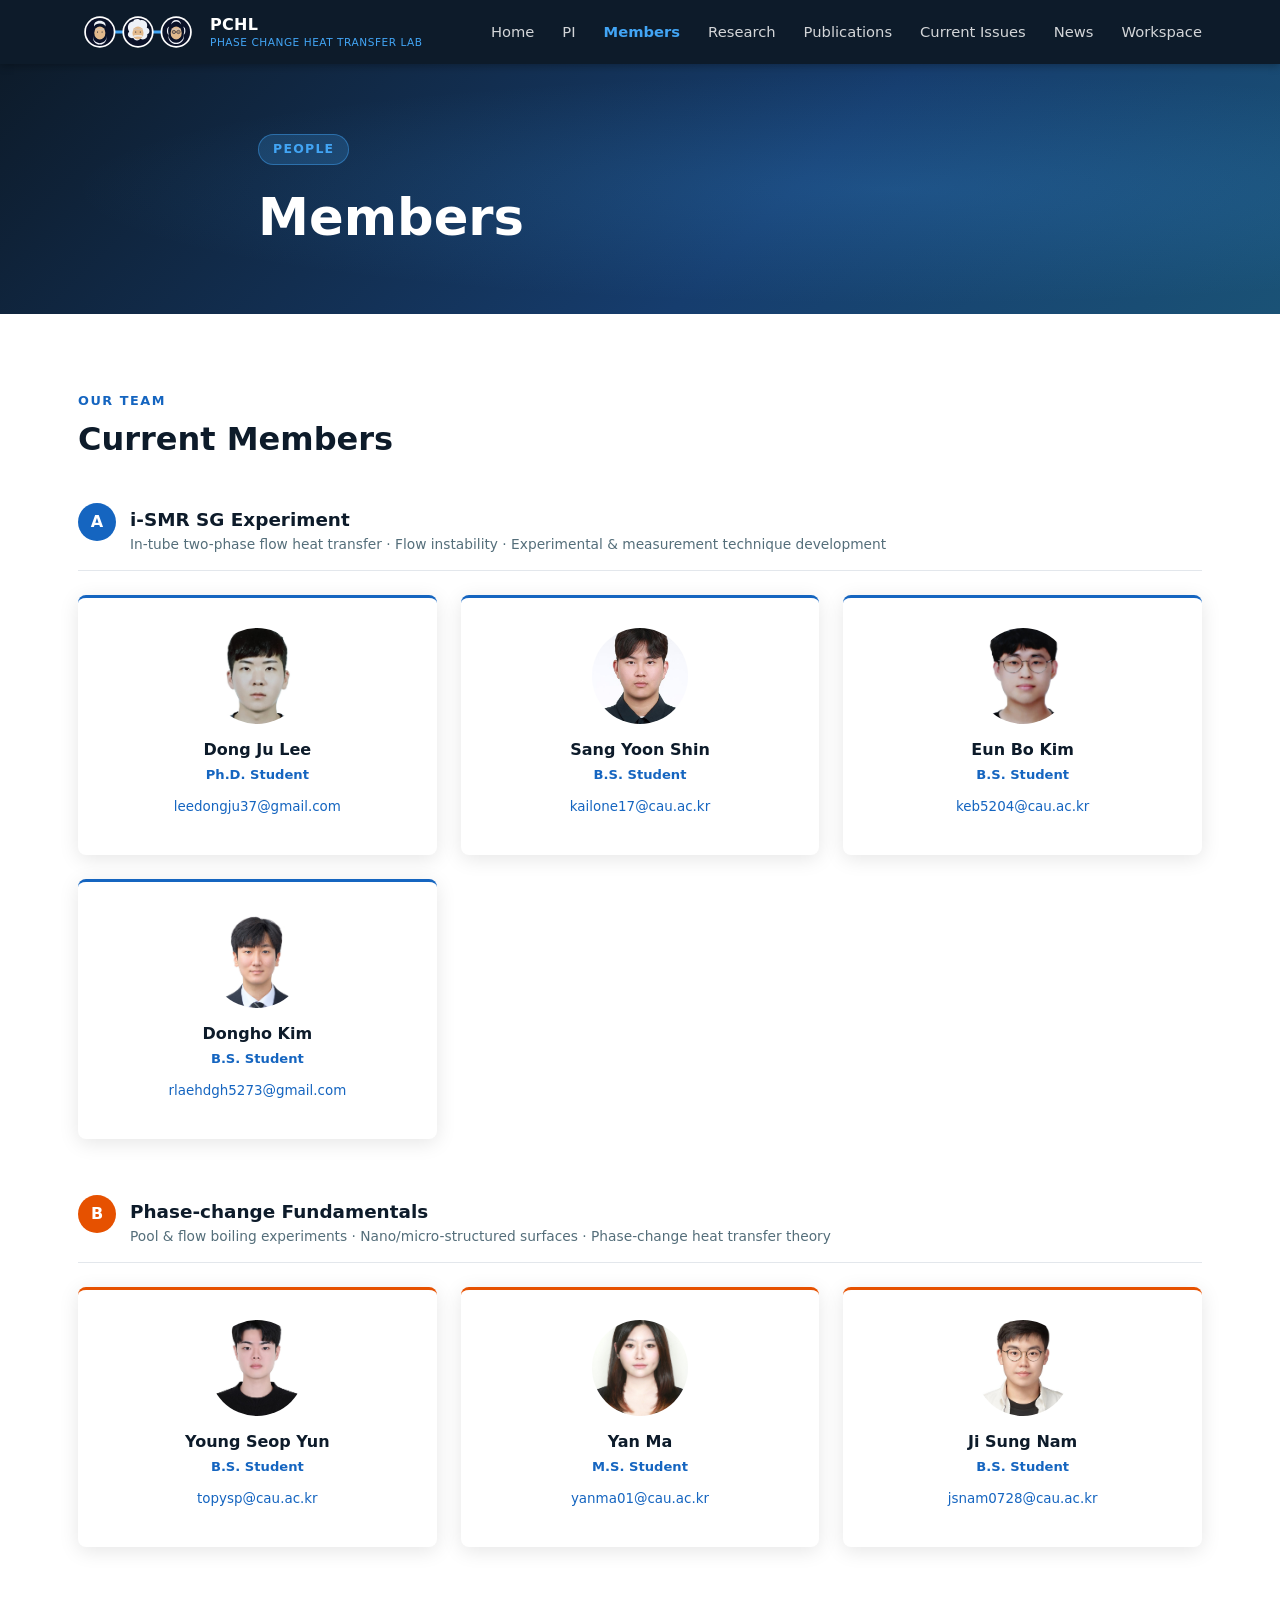
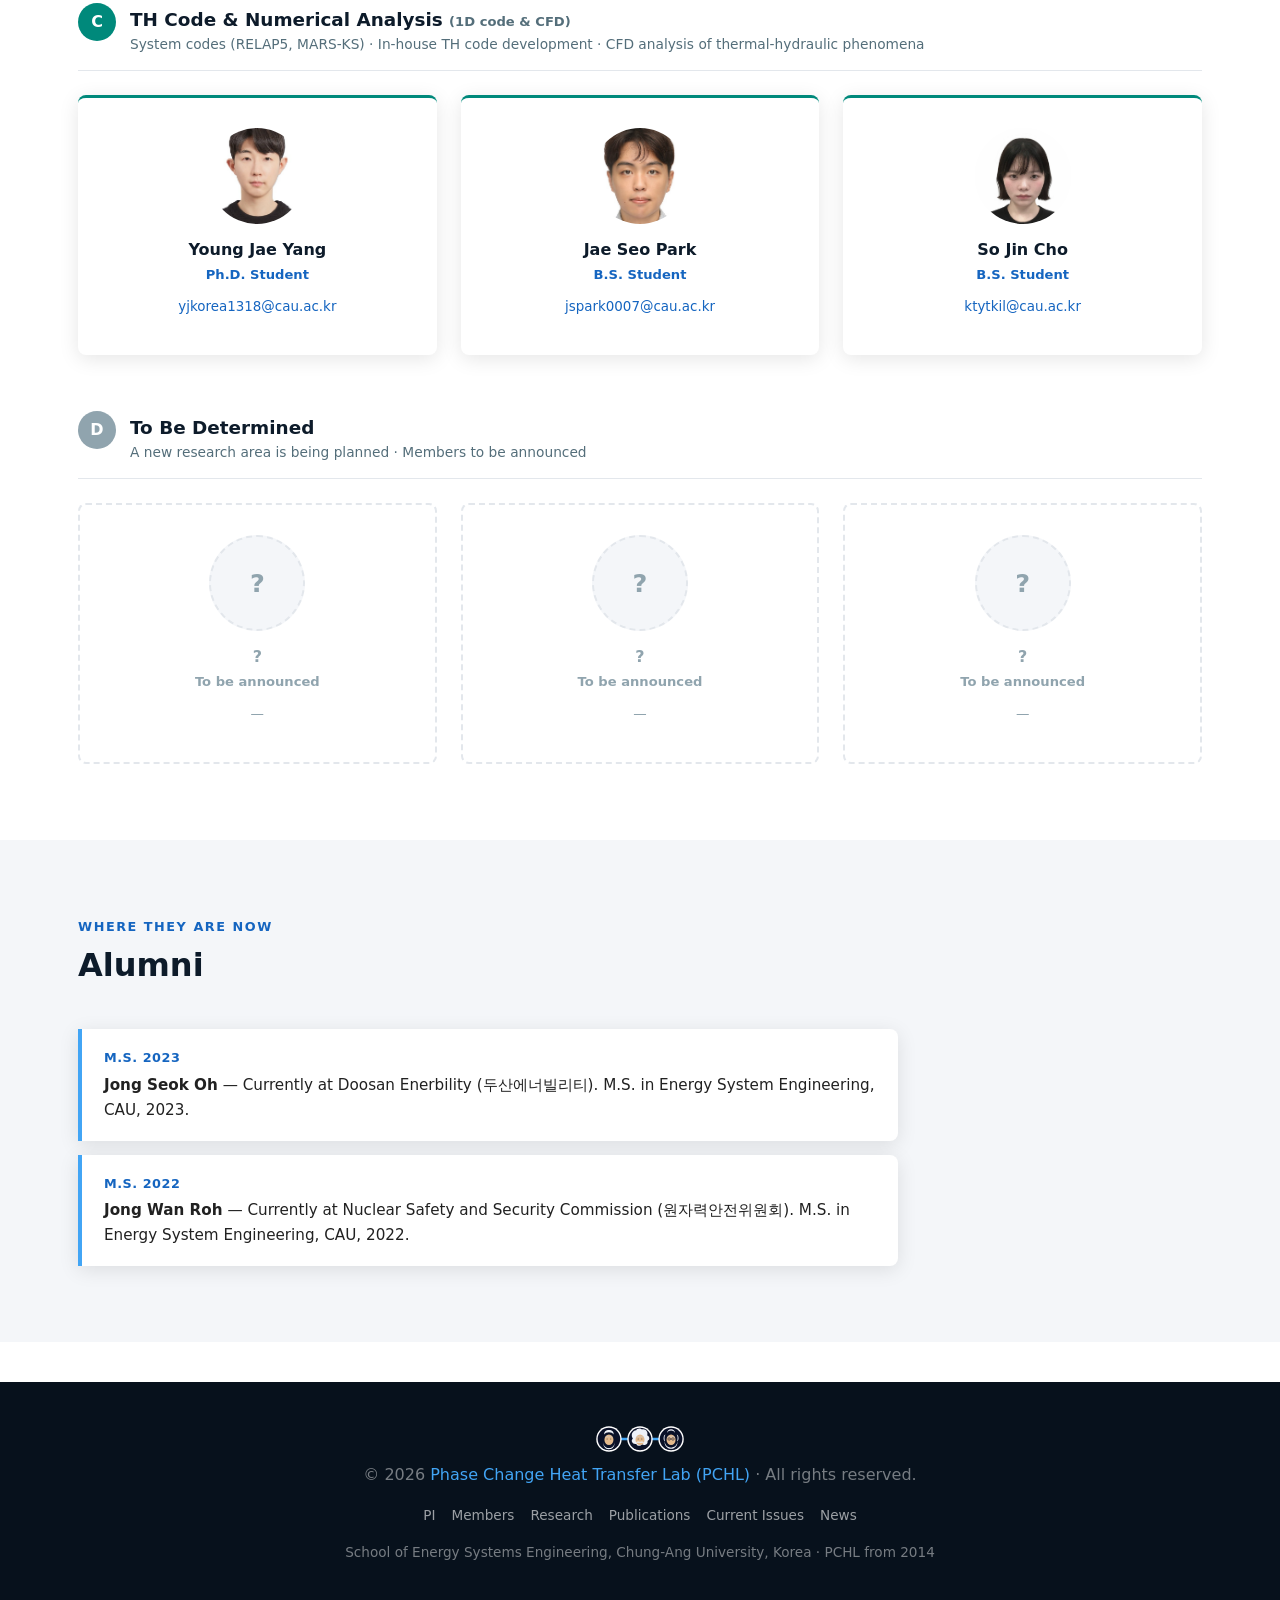
<file: members.html>
<!DOCTYPE html>
<html lang="ko">
<head>
<!-- Google tag (gtag.js) -->
<script async src="https://www.googletagmanager.com/gtag/js?id=G-8CYPB89ST2"></script>
<script>
  window.dataLayer = window.dataLayer || [];
  function gtag(){dataLayer.push(arguments);}
  gtag('js', new Date());

  gtag('config', 'G-8CYPB89ST2');
</script>
<meta charset="UTF-8" />
<meta name="viewport" content="width=device-width, initial-scale=1.0" />
<title>Members — PCHL | Chung-Ang University</title>
<meta name="description" content="PCHL 연구실 구성원 및 졸업생(Alumni) 소개." />
<link rel="icon" href="assets/img/misc/einstein-placeholder.svg" type="image/svg+xml" />
<link rel="stylesheet" href="assets/css/style.css?v=15" />
</head>
<body>
<a class="skip-link" href="#main">본문 바로가기</a>

<header class="site-header">
  <nav class="nav">
    <a class="brand" href="index.html">
      <img src="assets/img/misc/trio-logo.svg?v=2" alt="PCHL 로고 — Maxwell, Einstein, Boltzmann" />
      <span class="brand-text">
        <span class="full">PCHL</span>
        <span class="sub">Phase Change Heat Transfer Lab</span>
      </span>
    </a>
    <button class="nav-toggle" aria-label="메뉴 열기" aria-expanded="false">
      <svg width="20" height="20" viewBox="0 0 20 20" fill="none" stroke="currentColor" stroke-width="2" stroke-linecap="round"><line x1="2" y1="5" x2="18" y2="5"/><line x1="2" y1="10" x2="18" y2="10"/><line x1="2" y1="15" x2="18" y2="15"/></svg>
    </button>
    <ul class="nav-links">
      <li><a href="index.html">Home</a></li>
      <li><a href="pi.html">PI</a></li>
      <li><a href="members.html">Members</a></li>
      <li><a href="research.html">Research</a></li>
      <li><a href="publications.html">Publications</a></li>
      <li><a href="current-issues.html">Current Issues</a></li>
      <li><a href="news.html">News</a></li>
      <li><a href="https://github.com/dekim79/pchl-workspace" target="_blank" rel="noopener">Workspace</a></li>
    </ul>
  </nav>
</header>

<main id="main">

  <section class="hero hero-compact">
    <div class="container">
      <span class="hero-eyebrow">People</span>
      <h1>Members</h1>
    </div>
  </section>

  <section class="section">
    <div class="container">
      <div class="section-head">
        <span class="section-kicker">Our Team</span>
        <h2>Current Members</h2>
      </div>

      <div class="team-group team-a">
        <div class="team-head">
          <span class="team-badge">A</span>
          <div>
            <h3>i-SMR SG Experiment</h3>
            <p>In-tube two-phase flow heat transfer · Flow instability · Experimental &amp; measurement technique development</p>
          </div>
        </div>
        <div class="grid-3">

          <div class="person-card">
            <div class="person-photo"><img src="assets/img/members/dongju-lee.jpg" alt="Dong Ju Lee" loading="lazy" /></div>
            <div class="person-body">
              <h3>Dong Ju Lee</h3>
              <p class="person-role">Ph.D. Student</p>
              <p class="email"><a href="mailto:leedongju37@gmail.com">leedongju37@gmail.com</a></p>
            </div>
          </div>

          <div class="person-card">
            <div class="person-photo"><img src="assets/img/members/sangyoon-shin.jpg" alt="Sang Yoon Shin" loading="lazy" /></div>
            <div class="person-body">
              <h3>Sang Yoon Shin</h3>
              <p class="person-role">B.S. Student</p>
              <p class="email"><a href="mailto:kailone17@cau.ac.kr">kailone17@cau.ac.kr</a></p>
            </div>
          </div>

          <div class="person-card">
            <div class="person-photo"><img src="assets/img/members/eunbo-kim.jpg" alt="Eun Bo Kim" loading="lazy" /></div>
            <div class="person-body">
              <h3>Eun Bo Kim</h3>
              <p class="person-role">B.S. Student</p>
              <p class="email"><a href="mailto:keb5204@cau.ac.kr">keb5204@cau.ac.kr</a></p>
            </div>
          </div>

          <div class="person-card">
            <div class="person-photo"><img src="assets/img/members/dongho-kim.jpg" alt="Dongho Kim" loading="lazy" /></div>
            <div class="person-body">
              <h3>Dongho Kim</h3>
              <p class="person-role">B.S. Student</p>
              <p class="email"><a href="mailto:rlaehdgh5273@gmail.com">rlaehdgh5273@gmail.com</a></p>
            </div>
          </div>

        </div>
      </div>

      <div class="team-group team-b">
        <div class="team-head">
          <span class="team-badge">B</span>
          <div>
            <h3>Phase-change Fundamentals</h3>
            <p>Pool &amp; flow boiling experiments · Nano/micro-structured surfaces · Phase-change heat transfer theory</p>
          </div>
        </div>
        <div class="grid-3">

          <div class="person-card">
            <div class="person-photo"><img src="assets/img/members/youngseop-yun.jpg" alt="Young Seop Yun" loading="lazy" /></div>
            <div class="person-body">
              <h3>Young Seop Yun</h3>
              <p class="person-role">B.S. Student</p>
              <p class="email"><a href="mailto:topysp@cau.ac.kr">topysp@cau.ac.kr</a></p>
            </div>
          </div>

          <div class="person-card">
            <div class="person-photo"><img src="assets/img/members/yan-ma.jpg" alt="Yan Ma" loading="lazy" /></div>
            <div class="person-body">
              <h3>Yan Ma</h3>
              <p class="person-role">M.S. Student</p>
              <p class="email"><a href="mailto:yanma01@cau.ac.kr">yanma01@cau.ac.kr</a></p>
            </div>
          </div>

          <div class="person-card">
            <div class="person-photo"><img src="assets/img/members/jisung-nam.jpg" alt="Ji Sung Nam" loading="lazy" /></div>
            <div class="person-body">
              <h3>Ji Sung Nam</h3>
              <p class="person-role">B.S. Student</p>
              <p class="email"><a href="mailto:jsnam0728@cau.ac.kr">jsnam0728@cau.ac.kr</a></p>
            </div>
          </div>

        </div>
      </div>

      <div class="team-group team-c">
        <div class="team-head">
          <span class="team-badge">C</span>
          <div>
            <h3>TH Code &amp; Numerical Analysis <small>(1D code &amp; CFD)</small></h3>
            <p>System codes (RELAP5, MARS-KS) · In-house TH code development · CFD analysis of thermal-hydraulic phenomena</p>
          </div>
        </div>
        <div class="grid-3">

          <div class="person-card">
            <div class="person-photo"><img src="assets/img/members/youngjae-yang.jpg" alt="Young Jae Yang" loading="lazy" /></div>
            <div class="person-body">
              <h3>Young Jae Yang</h3>
              <p class="person-role">Ph.D. Student</p>
              <p class="email"><a href="mailto:yjkorea1318@cau.ac.kr">yjkorea1318@cau.ac.kr</a></p>
            </div>
          </div>

          <div class="person-card">
            <div class="person-photo"><img src="assets/img/members/jaeseo-park.jpg" alt="Jae Seo Park" loading="lazy" /></div>
            <div class="person-body">
              <h3>Jae Seo Park</h3>
              <p class="person-role">B.S. Student</p>
              <p class="email"><a href="mailto:jspark0007@cau.ac.kr">jspark0007@cau.ac.kr</a></p>
            </div>
          </div>

          <div class="person-card">
            <div class="person-photo"><img src="assets/img/members/sojin-cho.jpg" alt="So Jin Cho" loading="lazy" /></div>
            <div class="person-body">
              <h3>So Jin Cho</h3>
              <p class="person-role">B.S. Student</p>
              <p class="email"><a href="mailto:ktytkil@cau.ac.kr">ktytkil@cau.ac.kr</a></p>
            </div>
          </div>

        </div>
      </div>

      <div class="team-group team-d">
        <div class="team-head">
          <span class="team-badge">D</span>
          <div>
            <h3>To Be Determined</h3>
            <p>A new research area is being planned · Members to be announced</p>
          </div>
        </div>
        <div class="grid-3">

          <div class="person-card tbd">
            <div class="person-photo placeholder">?</div>
            <div class="person-body">
              <h3>?</h3>
              <p class="person-role">To be announced</p>
              <p class="email">—</p>
            </div>
          </div>

          <div class="person-card tbd">
            <div class="person-photo placeholder">?</div>
            <div class="person-body">
              <h3>?</h3>
              <p class="person-role">To be announced</p>
              <p class="email">—</p>
            </div>
          </div>

          <div class="person-card tbd">
            <div class="person-photo placeholder">?</div>
            <div class="person-body">
              <h3>?</h3>
              <p class="person-role">To be announced</p>
              <p class="email">—</p>
            </div>
          </div>

        </div>
      </div>
    </div>
  </section>

  <section class="section section-alt">
    <div class="container">
      <div class="section-head">
        <span class="section-kicker">Where They Are Now</span>
        <h2>Alumni</h2>
      </div>

      <ul class="timeline" style="max-width:820px;">
        <li>
          <span class="yr">M.S. 2023</span>
          <span><strong>Jong Seok Oh</strong> — Currently at Doosan Enerbility (두산에너빌리티). M.S. in Energy System Engineering, CAU, 2023.</span>
        </li>
        <li>
          <span class="yr">M.S. 2022</span>
          <span><strong>Jong Wan Roh</strong> — Currently at Nuclear Safety and Security Commission (원자력안전위원회). M.S. in Energy System Engineering, CAU, 2022.</span>
        </li>
      </ul>
    </div>
  </section>

</main>

<footer class="site-footer">
  <div class="container">
    <a class="footer-brand" href="index.html">
      <img src="assets/img/misc/trio-logo.svg?v=2" alt="PCHL 로고 — Maxwell, Einstein, Boltzmann" />
    </a>
    <p>© 2026 <span style="color:var(--sky);">Phase Change Heat Transfer Lab (PCHL)</span> · All rights reserved.</p>
    <nav class="footer-links">
      <a href="pi.html">PI</a>
      <a href="members.html">Members</a>
      <a href="research.html">Research</a>
      <a href="publications.html">Publications</a>
      <a href="current-issues.html">Current Issues</a>
      <a href="news.html">News</a>
    </nav>
    <p class="footer-meta">
      <span>School of Energy Systems Engineering, Chung-Ang University, Korea</span>
      <span>PCHL from 2014</span>
    </p>
  </div>
</footer>
<script src="assets/js/main.js?v=7"></script>
</body>
</html>
</file>
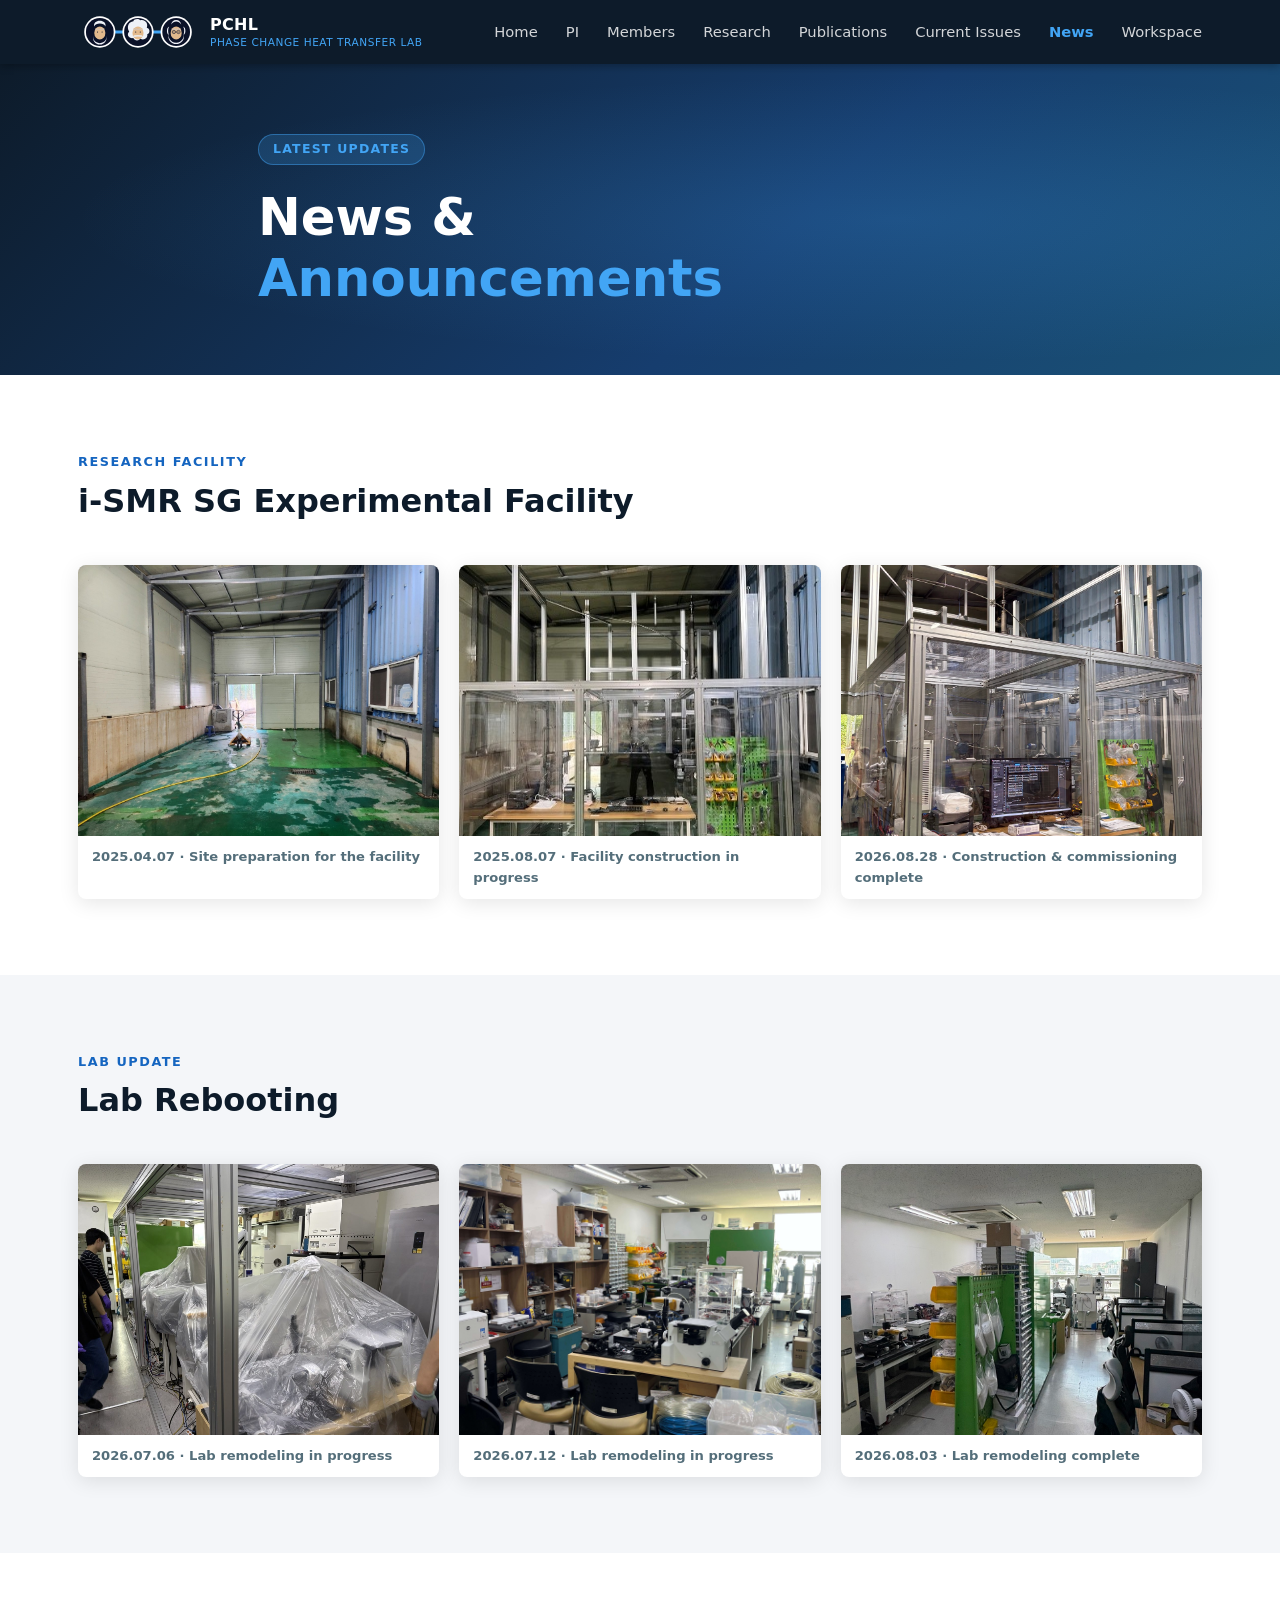
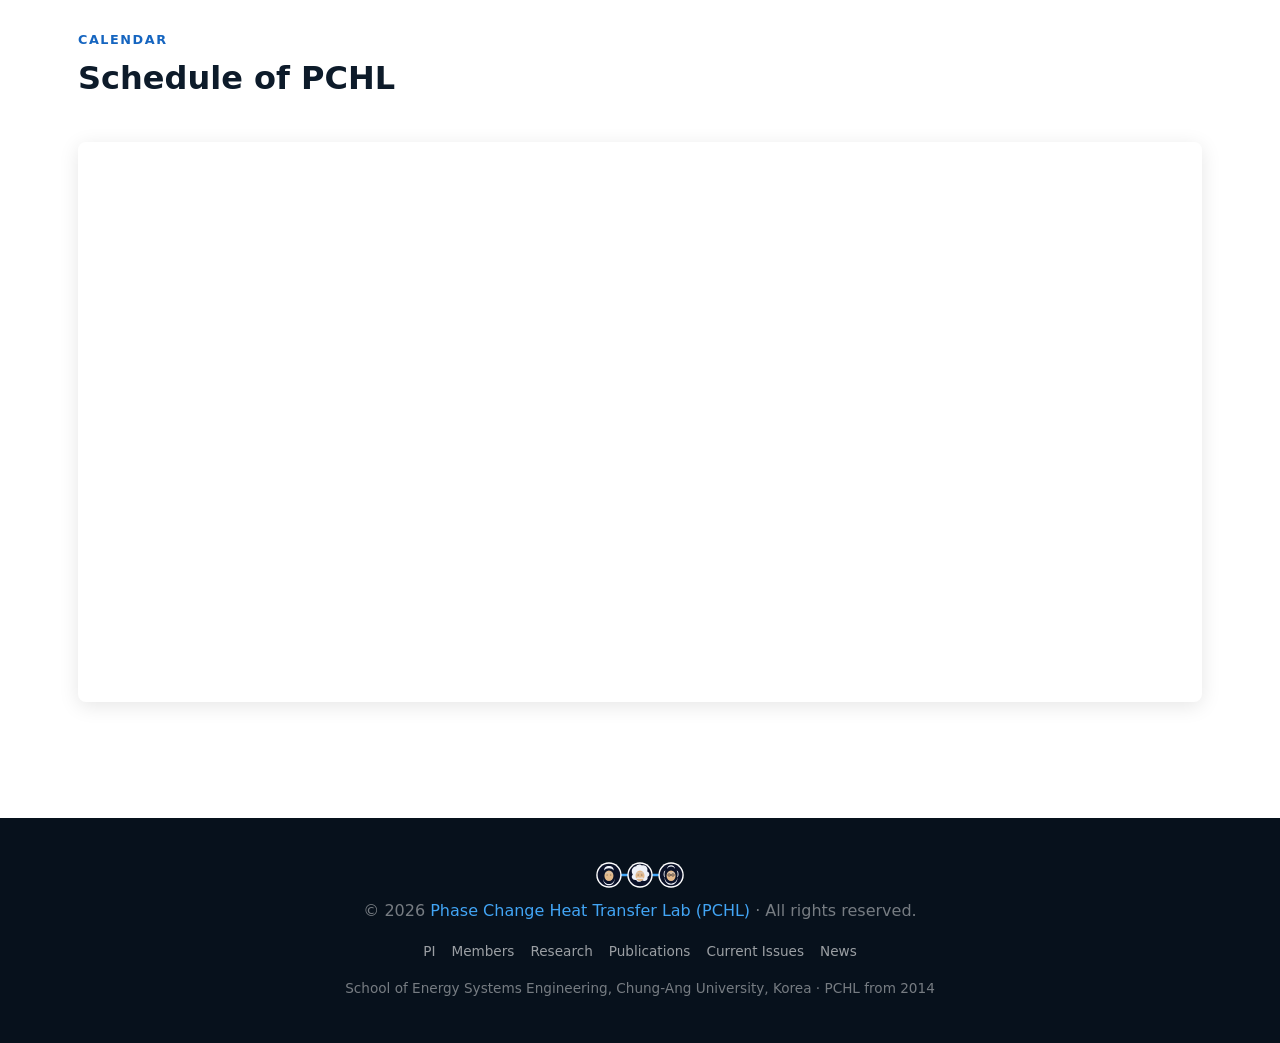
<file: news.html>
<!DOCTYPE html>
<html lang="ko">
<head>
<!-- Google tag (gtag.js) -->
<script async src="https://www.googletagmanager.com/gtag/js?id=G-8CYPB89ST2"></script>
<script>
  window.dataLayer = window.dataLayer || [];
  function gtag(){dataLayer.push(arguments);}
  gtag('js', new Date());

  gtag('config', 'G-8CYPB89ST2');
</script>
<meta charset="UTF-8" />
<meta name="viewport" content="width=device-width, initial-scale=1.0" />
<title>News — PCHL | Chung-Ang University</title>
<meta name="description" content="PCHL 소식 및 랩 일정(Lab Schedule)." />
<link rel="icon" href="assets/img/misc/einstein-placeholder.svg" type="image/svg+xml" />
<link rel="stylesheet" href="assets/css/style.css?v=15" />
</head>
<body>
<a class="skip-link" href="#main">본문 바로가기</a>

<header class="site-header">
  <nav class="nav">
    <a class="brand" href="index.html">
      <img src="assets/img/misc/trio-logo.svg?v=2" alt="PCHL 로고 — Maxwell, Einstein, Boltzmann" />
      <span class="brand-text">
        <span class="full">PCHL</span>
        <span class="sub">Phase Change Heat Transfer Lab</span>
      </span>
    </a>
    <button class="nav-toggle" aria-label="메뉴 열기" aria-expanded="false">
      <svg width="20" height="20" viewBox="0 0 20 20" fill="none" stroke="currentColor" stroke-width="2" stroke-linecap="round"><line x1="2" y1="5" x2="18" y2="5"/><line x1="2" y1="10" x2="18" y2="10"/><line x1="2" y1="15" x2="18" y2="15"/></svg>
    </button>
    <ul class="nav-links">
      <li><a href="index.html">Home</a></li>
      <li><a href="pi.html">PI</a></li>
      <li><a href="members.html">Members</a></li>
      <li><a href="research.html">Research</a></li>
      <li><a href="publications.html">Publications</a></li>
      <li><a href="current-issues.html">Current Issues</a></li>
      <li><a href="news.html">News</a></li>
      <li><a href="https://github.com/dekim79/pchl-workspace" target="_blank" rel="noopener">Workspace</a></li>
    </ul>
  </nav>
</header>

<main id="main">

  <section class="hero hero-compact">
    <div class="container">
      <span class="hero-eyebrow">Latest Updates</span>
      <h1>News &amp; <span class="accent-text">Announcements</span></h1>
    </div>
  </section>

  <section class="section">
    <div class="container">
      <div class="section-head">
        <span class="section-kicker">Research Facility</span>
        <h2>i-SMR SG Experimental Facility</h2>
      </div>

      <div class="news-gallery">
        <figure>
          <img src="assets/img/news/ismr-facility-20250407.jpg" alt="i-SMR 증기발생기 실험시설 구축 전 부지 사진" loading="lazy" />
          <figcaption>2025.04.07 · Site preparation for the facility</figcaption>
        </figure>
        <figure>
          <img src="assets/img/news/ismr-facility-20250807.jpg" alt="i-SMR 증기발생기 실험시설 구축 사진" loading="lazy" />
          <figcaption>2025.08.07 · Facility construction in progress</figcaption>
        </figure>
        <figure>
          <img src="assets/img/news/ismr-facility-20260828.jpg" alt="i-SMR 증기발생기 실험시설 시운전 사진" loading="lazy" />
          <figcaption>2026.08.28 · Construction &amp; commissioning complete</figcaption>
        </figure>
      </div>
    </div>
  </section>

  <section class="section section-alt">
    <div class="container">
      <div class="section-head">
        <span class="section-kicker">Lab Update</span>
        <h2>Lab Rebooting</h2>
      </div>

      <div class="news-gallery">
        <figure>
          <img src="assets/img/news/lab-remodeling.jpg" alt="연구실 리모델링 진행 사진" loading="lazy" />
          <figcaption>2026.07.06 · Lab remodeling in progress</figcaption>
        </figure>
        <figure>
          <img src="assets/img/news/lab-remodeling-20260712.jpg" alt="연구실 리모델링 진행 사진" loading="lazy" />
          <figcaption>2026.07.12 · Lab remodeling in progress</figcaption>
        </figure>
        <figure>
          <img src="assets/img/news/lab-remodeling-20260803.jpg" alt="연구실 리모델링 완료 사진" loading="lazy" />
          <figcaption>2026.08.03 · Lab remodeling complete</figcaption>
        </figure>
      </div>
    </div>
  </section>

  <section class="section">
    <div class="container">
      <div class="section-head">
        <span class="section-kicker">Calendar</span>
        <h2>Schedule of PCHL</h2>
      </div>
      <div class="calendar-wrap">
        <iframe
          src="https://www.google.com/calendar/embed?color=%234986e7&src=db3f99a83520642bde60daa47726511fb94973555a18f8451e9e27126db6cb19@group.calendar.google.com"
          title="PCHL PI Schedule Calendar"
          loading="lazy">
        </iframe>
      </div>
    </div>
  </section>

</main>

<footer class="site-footer">
  <div class="container">
    <a class="footer-brand" href="index.html">
      <img src="assets/img/misc/trio-logo.svg?v=2" alt="PCHL 로고 — Maxwell, Einstein, Boltzmann" />
    </a>
    <p>© 2026 <span style="color:var(--sky);">Phase Change Heat Transfer Lab (PCHL)</span> · All rights reserved.</p>
    <nav class="footer-links">
      <a href="pi.html">PI</a>
      <a href="members.html">Members</a>
      <a href="research.html">Research</a>
      <a href="publications.html">Publications</a>
      <a href="current-issues.html">Current Issues</a>
      <a href="news.html">News</a>
    </nav>
    <p class="footer-meta">
      <span>School of Energy Systems Engineering, Chung-Ang University, Korea</span>
      <span>PCHL from 2014</span>
    </p>
  </div>
</footer>
<script src="assets/js/main.js?v=7"></script>
</body>
</html>
</file>
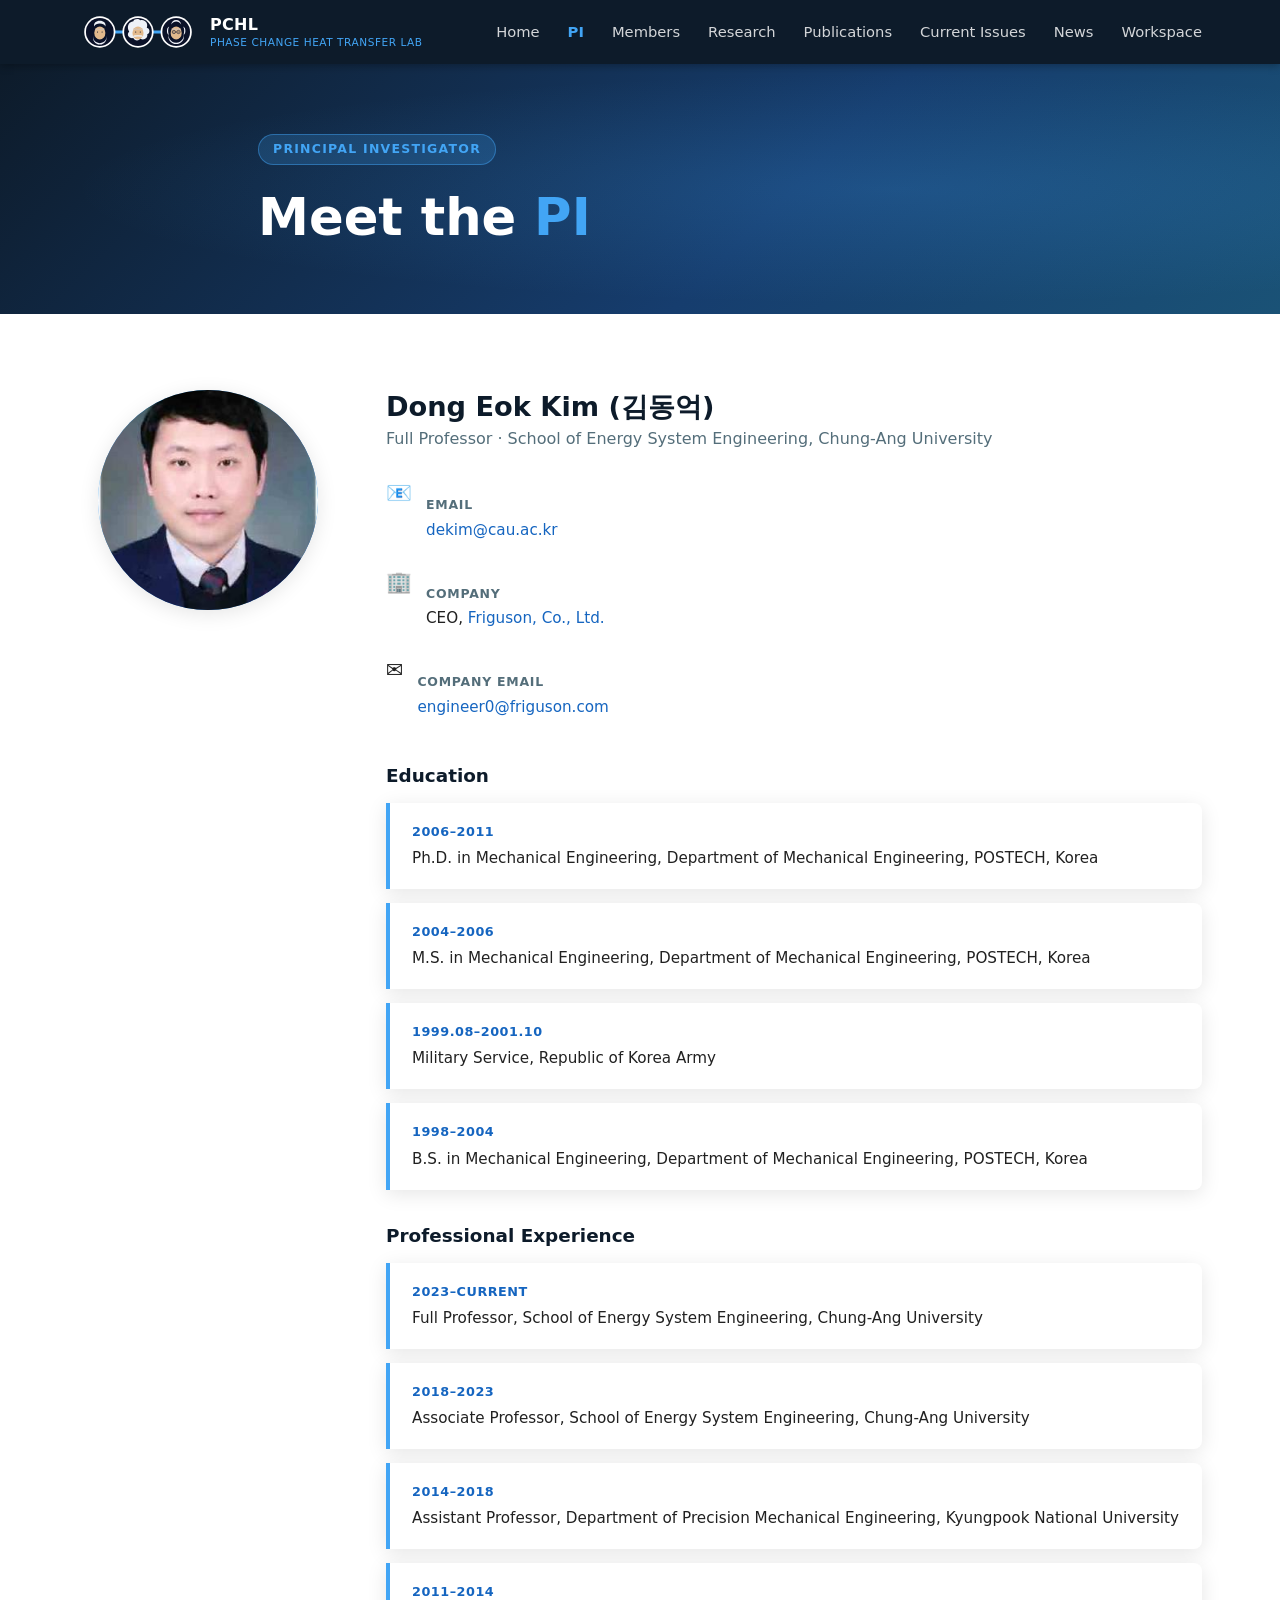
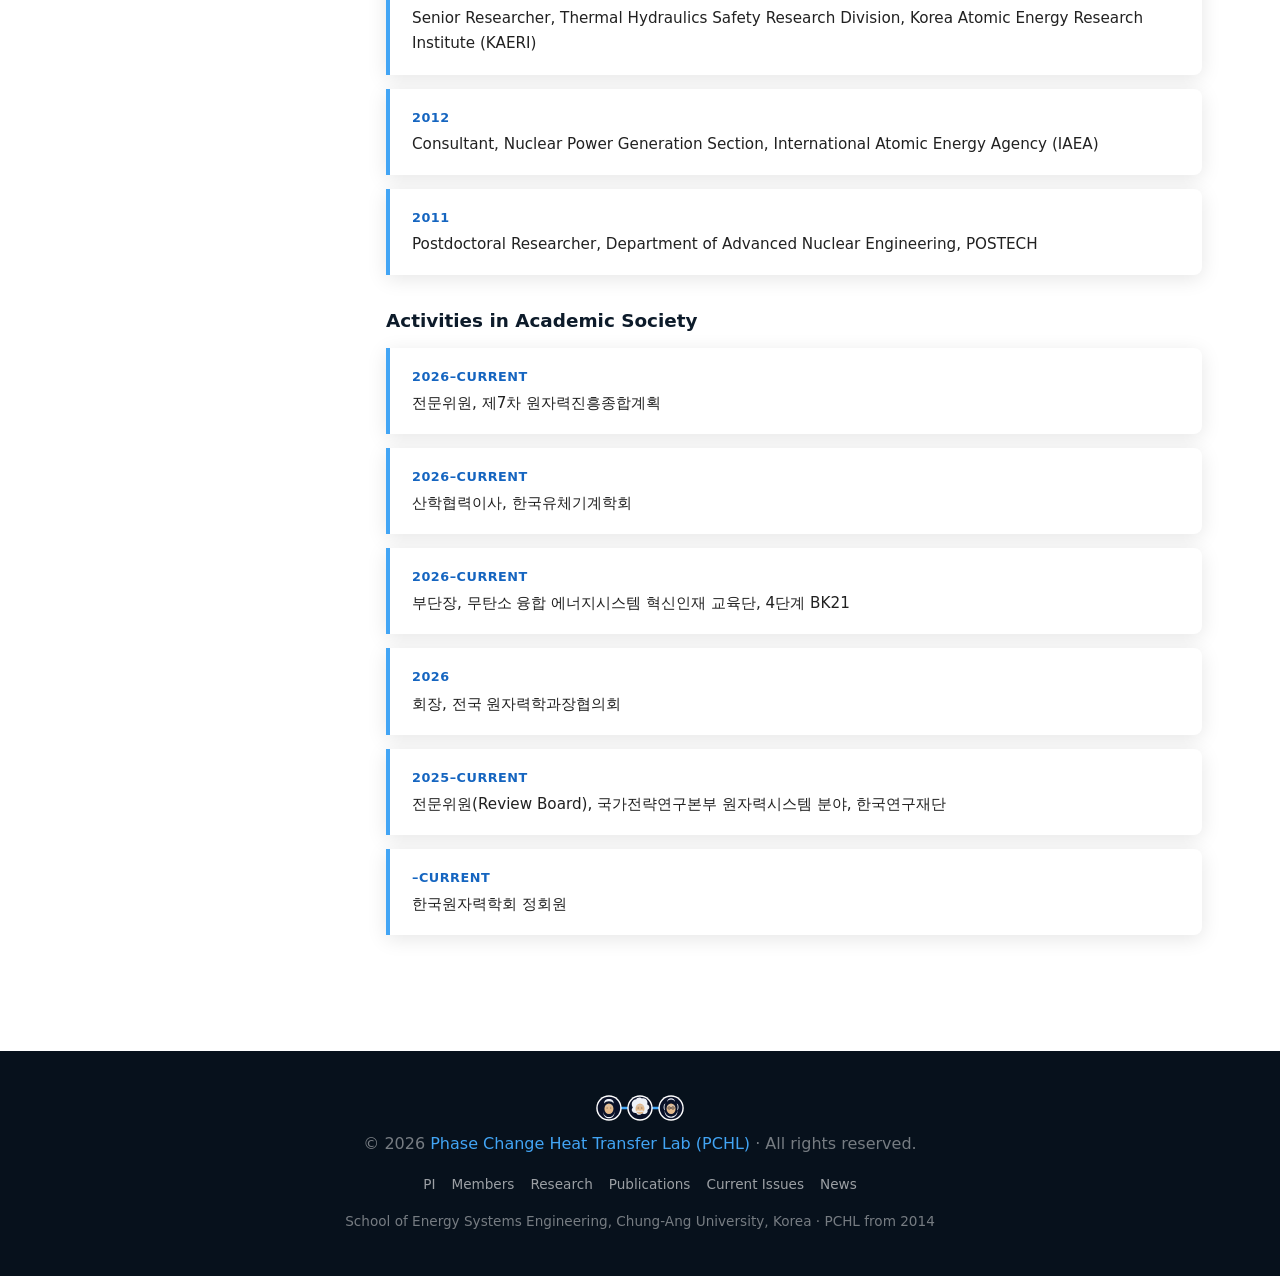
<file: pi.html>
<!DOCTYPE html>
<html lang="ko">
<head>
<!-- Google tag (gtag.js) -->
<script async src="https://www.googletagmanager.com/gtag/js?id=G-8CYPB89ST2"></script>
<script>
  window.dataLayer = window.dataLayer || [];
  function gtag(){dataLayer.push(arguments);}
  gtag('js', new Date());

  gtag('config', 'G-8CYPB89ST2');
</script>
<meta charset="UTF-8" />
<meta name="viewport" content="width=device-width, initial-scale=1.0" />
<title>PI — PCHL | Chung-Ang University</title>
<meta name="description" content="PCHL 지도교수 김동억(Dong Eok Kim) 소개 — 학력, 경력, 학회 활동." />
<link rel="icon" href="assets/img/misc/einstein-placeholder.svg" type="image/svg+xml" />
<link rel="stylesheet" href="assets/css/style.css?v=15" />
</head>
<body>
<a class="skip-link" href="#main">본문 바로가기</a>

<header class="site-header">
  <nav class="nav">
    <a class="brand" href="index.html">
      <img src="assets/img/misc/trio-logo.svg?v=2" alt="PCHL 로고 — Maxwell, Einstein, Boltzmann" />
      <span class="brand-text">
        <span class="full">PCHL</span>
        <span class="sub">Phase Change Heat Transfer Lab</span>
      </span>
    </a>
    <button class="nav-toggle" aria-label="메뉴 열기" aria-expanded="false">
      <svg width="20" height="20" viewBox="0 0 20 20" fill="none" stroke="currentColor" stroke-width="2" stroke-linecap="round"><line x1="2" y1="5" x2="18" y2="5"/><line x1="2" y1="10" x2="18" y2="10"/><line x1="2" y1="15" x2="18" y2="15"/></svg>
    </button>
    <ul class="nav-links">
      <li><a href="index.html">Home</a></li>
      <li><a href="pi.html">PI</a></li>
      <li><a href="members.html">Members</a></li>
      <li><a href="research.html">Research</a></li>
      <li><a href="publications.html">Publications</a></li>
      <li><a href="current-issues.html">Current Issues</a></li>
      <li><a href="news.html">News</a></li>
      <li><a href="https://github.com/dekim79/pchl-workspace" target="_blank" rel="noopener">Workspace</a></li>
    </ul>
  </nav>
</header>

<main id="main">

  <section class="hero hero-compact">
    <div class="container">
      <span class="hero-eyebrow">Principal Investigator</span>
      <h1>Meet the <span class="accent-text">PI</span></h1>
    </div>
  </section>

  <section class="section">
    <div class="container">
      <div class="pi-layout">
        <div>
          <div class="pi-photo">
            <img src="assets/img/misc/pi-photo.jpg" alt="Dong Eok Kim (김동억) 교수 증명사진" />
          </div>
        </div>

        <div>
          <h2 class="pi-name">Dong Eok Kim (김동억)</h2>
          <p class="pi-title">Full Professor · School of Energy System Engineering, Chung-Ang University</p>

          <div class="pi-contact-row">
            <div class="contact-row">
              <div class="contact-icon">📧</div>
              <div>
                <h5>Email</h5>
                <p><a href="mailto:dekim@cau.ac.kr">dekim@cau.ac.kr</a></p>
              </div>
            </div>
            <div class="contact-row">
              <div class="contact-icon">🏢</div>
              <div>
                <h5>Company</h5>
                <p>CEO, <a href="http://www.friguson.com" target="_blank" rel="noopener">Friguson, Co., Ltd.</a></p>
              </div>
            </div>
            <div class="contact-row">
              <div class="contact-icon">✉️</div>
              <div>
                <h5>Company Email</h5>
                <p><a href="mailto:engineer0@friguson.com">engineer0@friguson.com</a></p>
              </div>
            </div>
          </div>

          <h3 class="subhead">Education</h3>
          <ul class="timeline">
            <li><span class="yr">2006–2011</span>Ph.D. in Mechanical Engineering, Department of Mechanical Engineering, POSTECH, Korea</li>
            <li><span class="yr">2004–2006</span>M.S. in Mechanical Engineering, Department of Mechanical Engineering, POSTECH, Korea</li>
            <li><span class="yr">1999.08–2001.10</span>Military Service, Republic of Korea Army</li>
            <li><span class="yr">1998–2004</span>B.S. in Mechanical Engineering, Department of Mechanical Engineering, POSTECH, Korea</li>
          </ul>

          <h3 class="subhead">Professional Experience</h3>
          <ul class="timeline">
            <li><span class="yr">2023–current</span>Full Professor, School of Energy System Engineering, Chung-Ang University</li>
            <li><span class="yr">2018–2023</span>Associate Professor, School of Energy System Engineering, Chung-Ang University</li>
            <li><span class="yr">2014–2018</span>Assistant Professor, Department of Precision Mechanical Engineering, Kyungpook National University</li>
            <li><span class="yr">2011–2014</span>Senior Researcher, Thermal Hydraulics Safety Research Division, Korea Atomic Energy Research Institute (KAERI)</li>
            <li><span class="yr">2012</span>Consultant, Nuclear Power Generation Section, International Atomic Energy Agency (IAEA)</li>
            <li><span class="yr">2011</span>Postdoctoral Researcher, Department of Advanced Nuclear Engineering, POSTECH</li>
          </ul>

          <h3 class="subhead">Activities in Academic Society</h3>
          <ul class="timeline">
            <li><span class="yr">2026–current</span>전문위원, 제7차 원자력진흥종합계획</li>
            <li><span class="yr">2026–current</span>산학협력이사, 한국유체기계학회</li>
            <li><span class="yr">2026–current</span>부단장, 무탄소 융합 에너지시스템 혁신인재 교육단, 4단계 BK21</li>
            <li><span class="yr">2026</span>회장, 전국 원자력학과장협의회</li>
            <li><span class="yr">2025–current</span>전문위원(Review Board), 국가전략연구본부 원자력시스템 분야, 한국연구재단</li>
            <li><span class="yr">–current</span>한국원자력학회 정회원</li>
          </ul>
        </div>
      </div>
    </div>
  </section>

</main>

<footer class="site-footer">
  <div class="container">
    <a class="footer-brand" href="index.html">
      <img src="assets/img/misc/trio-logo.svg?v=2" alt="PCHL 로고 — Maxwell, Einstein, Boltzmann" />
    </a>
    <p>© 2026 <span style="color:var(--sky);">Phase Change Heat Transfer Lab (PCHL)</span> · All rights reserved.</p>
    <nav class="footer-links">
      <a href="pi.html">PI</a>
      <a href="members.html">Members</a>
      <a href="research.html">Research</a>
      <a href="publications.html">Publications</a>
      <a href="current-issues.html">Current Issues</a>
      <a href="news.html">News</a>
    </nav>
    <p class="footer-meta">
      <span>School of Energy Systems Engineering, Chung-Ang University, Korea</span>
      <span>PCHL from 2014</span>
    </p>
  </div>
</footer>
<script src="assets/js/main.js?v=7"></script>
</body>
</html>
</file>
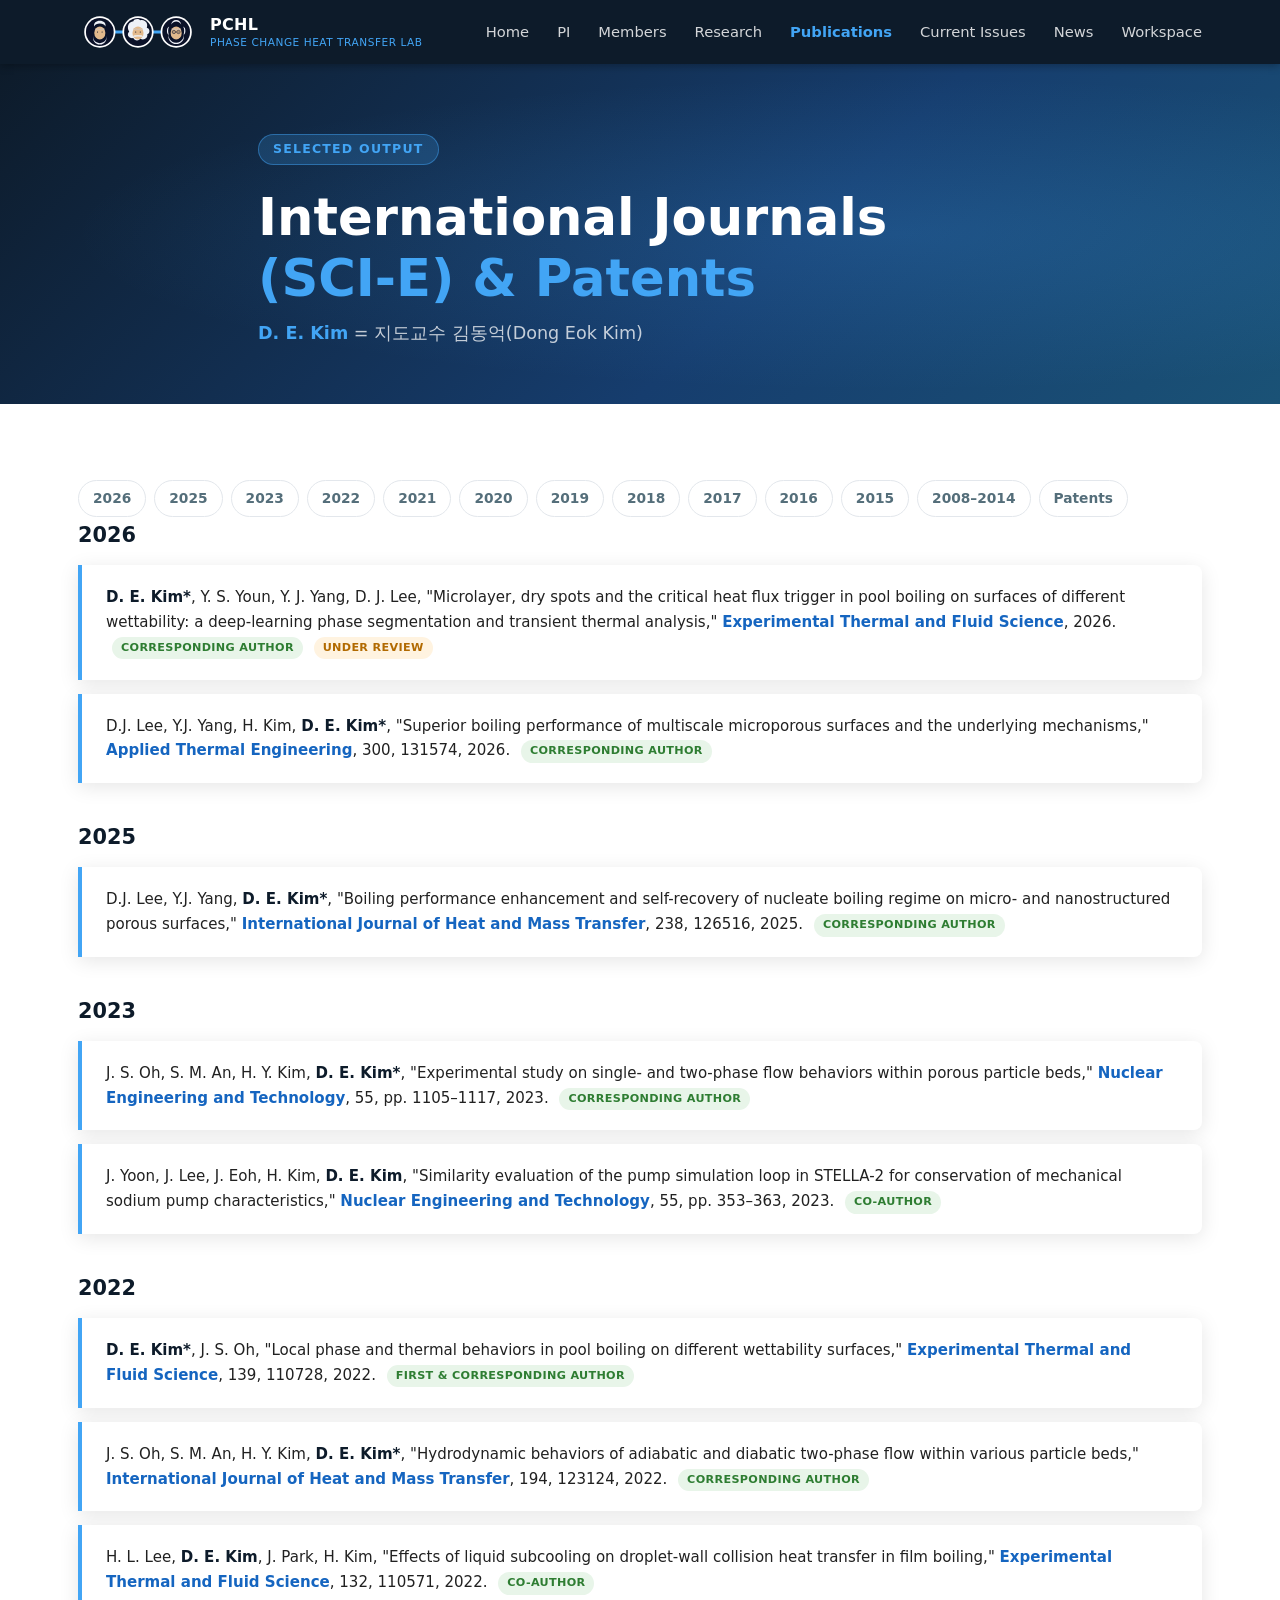
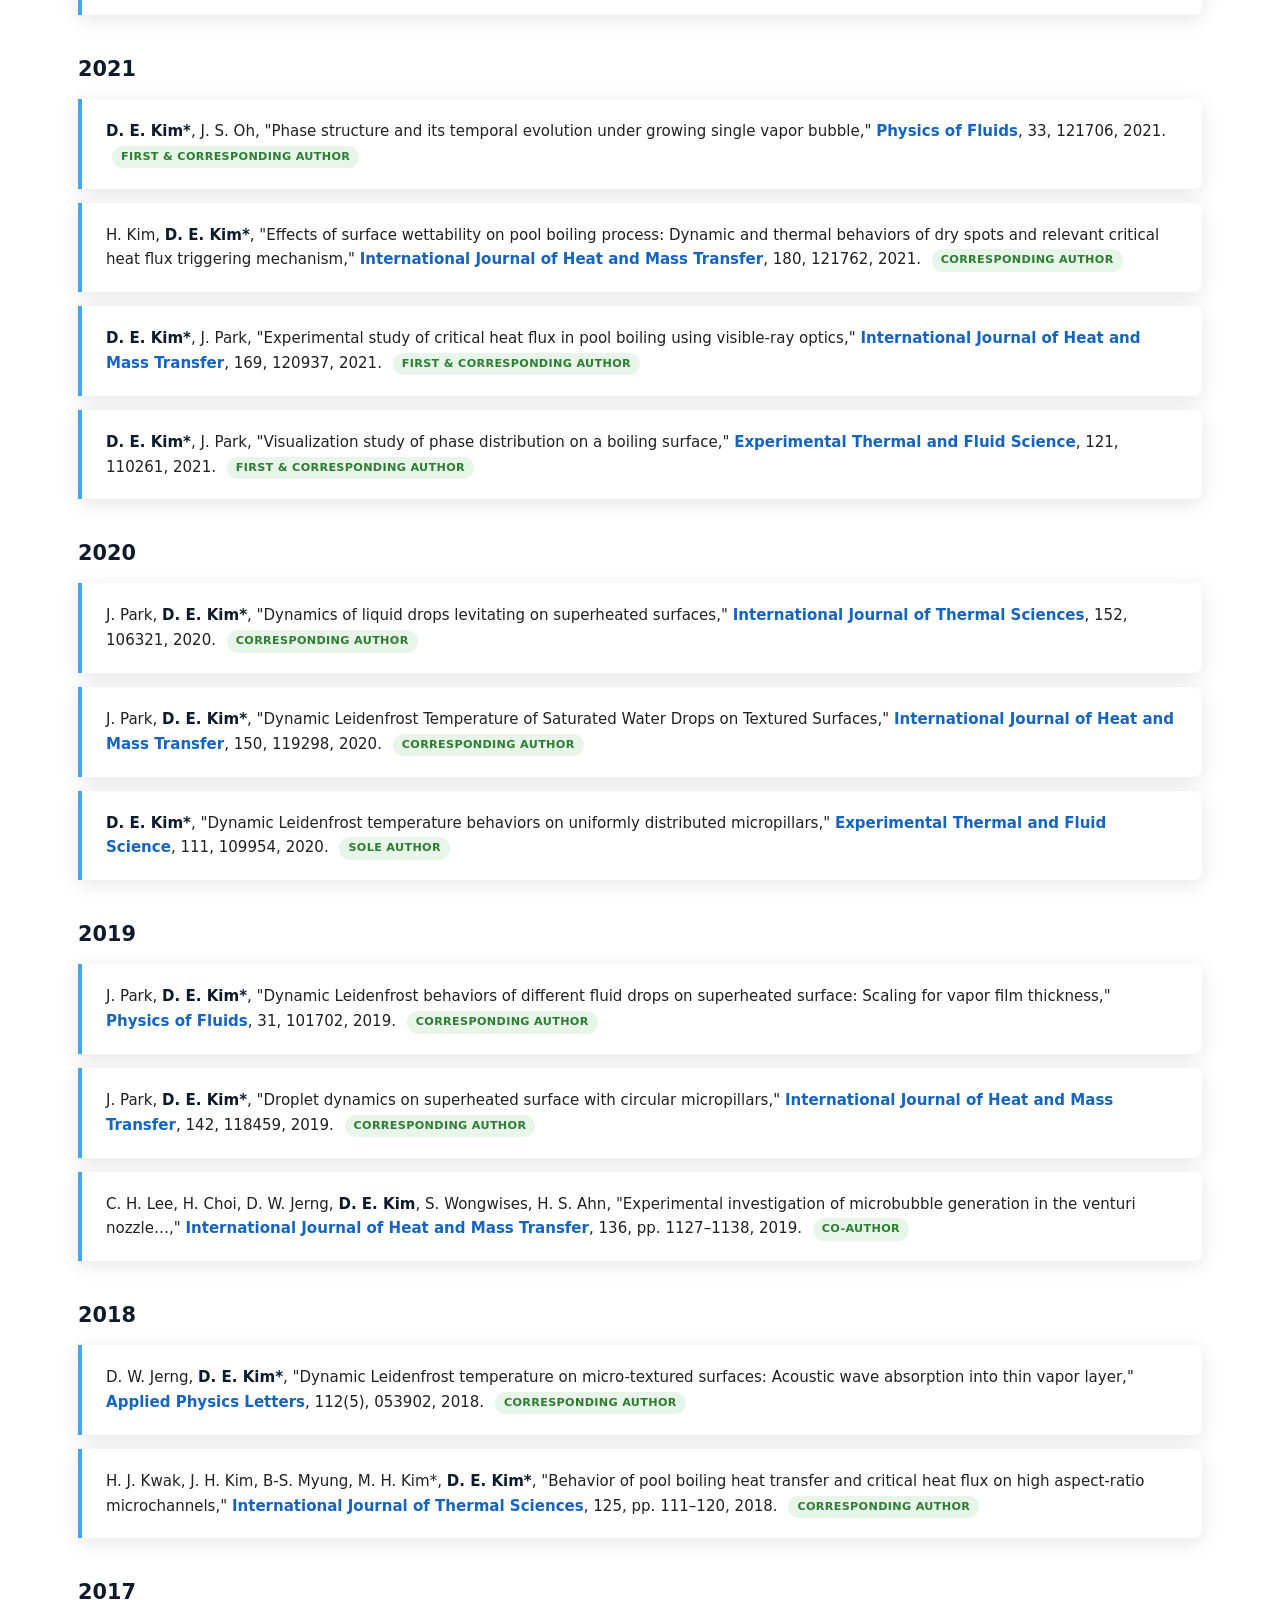
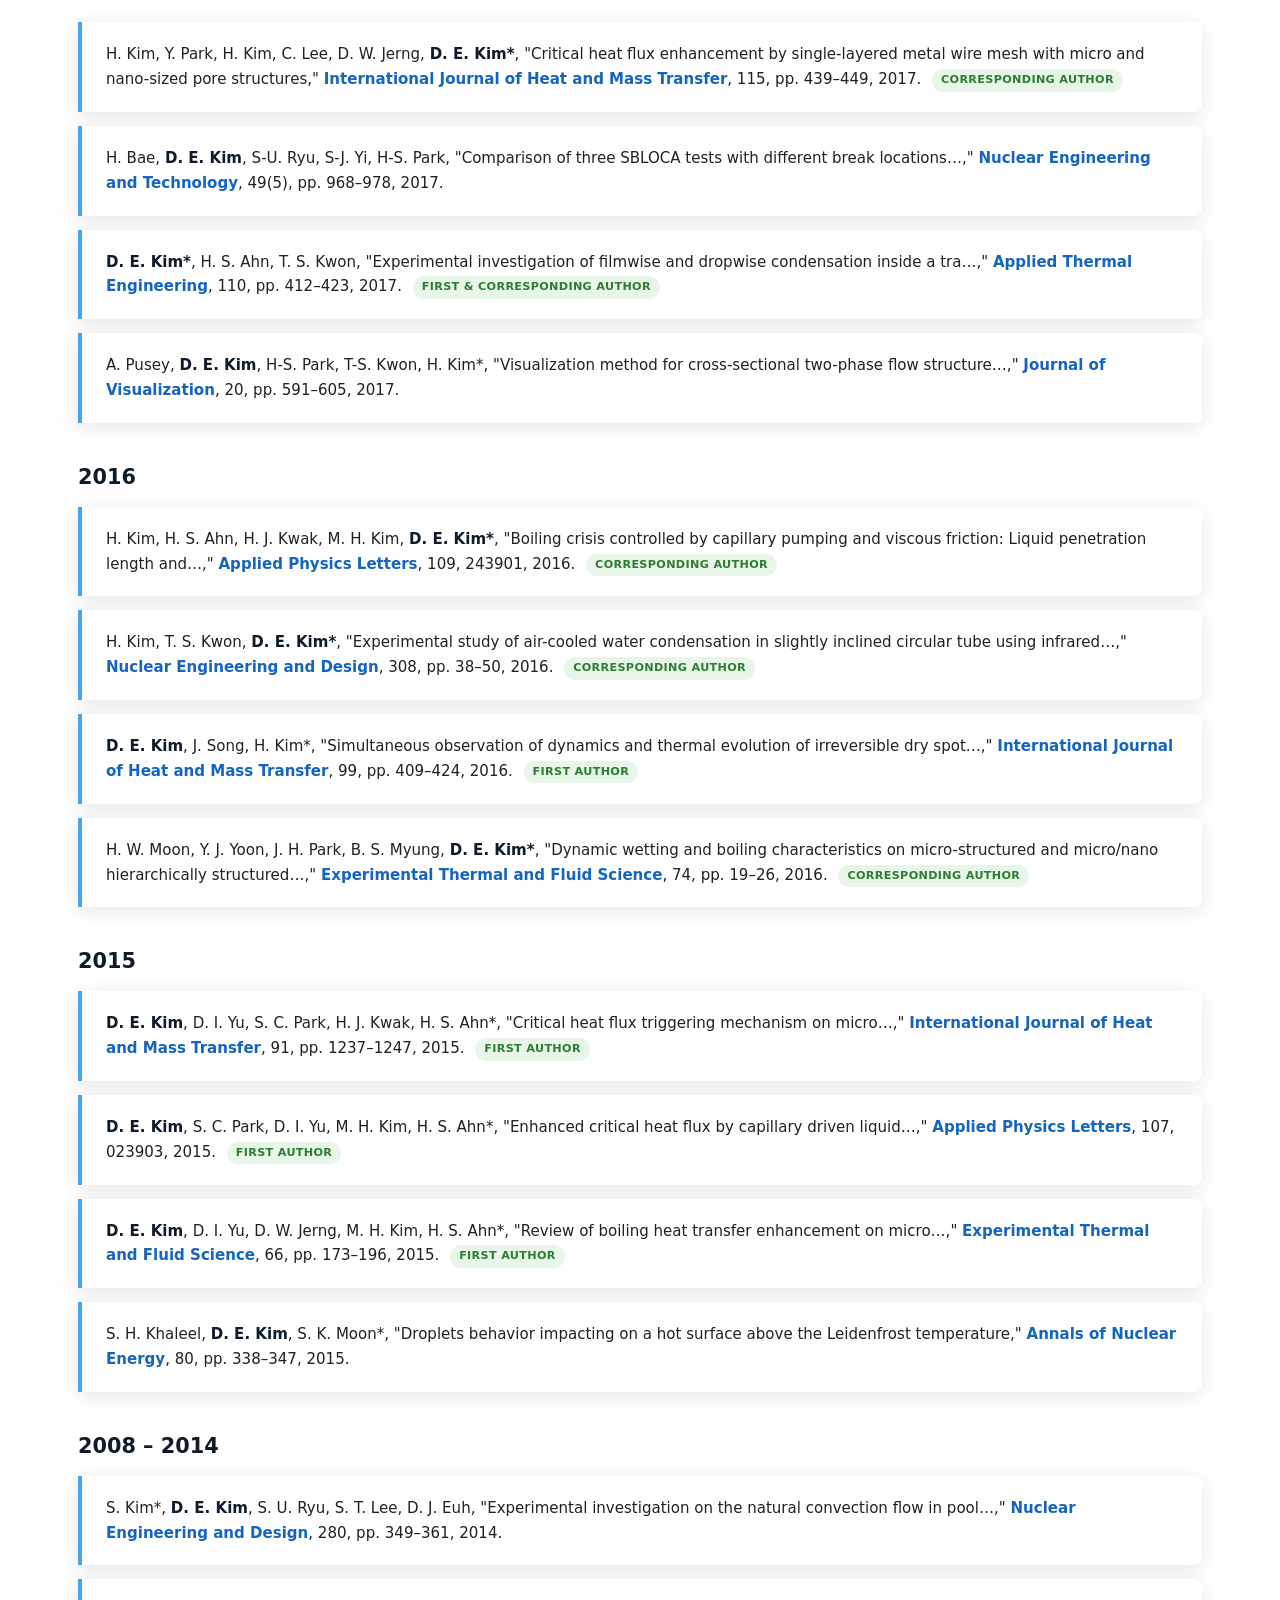
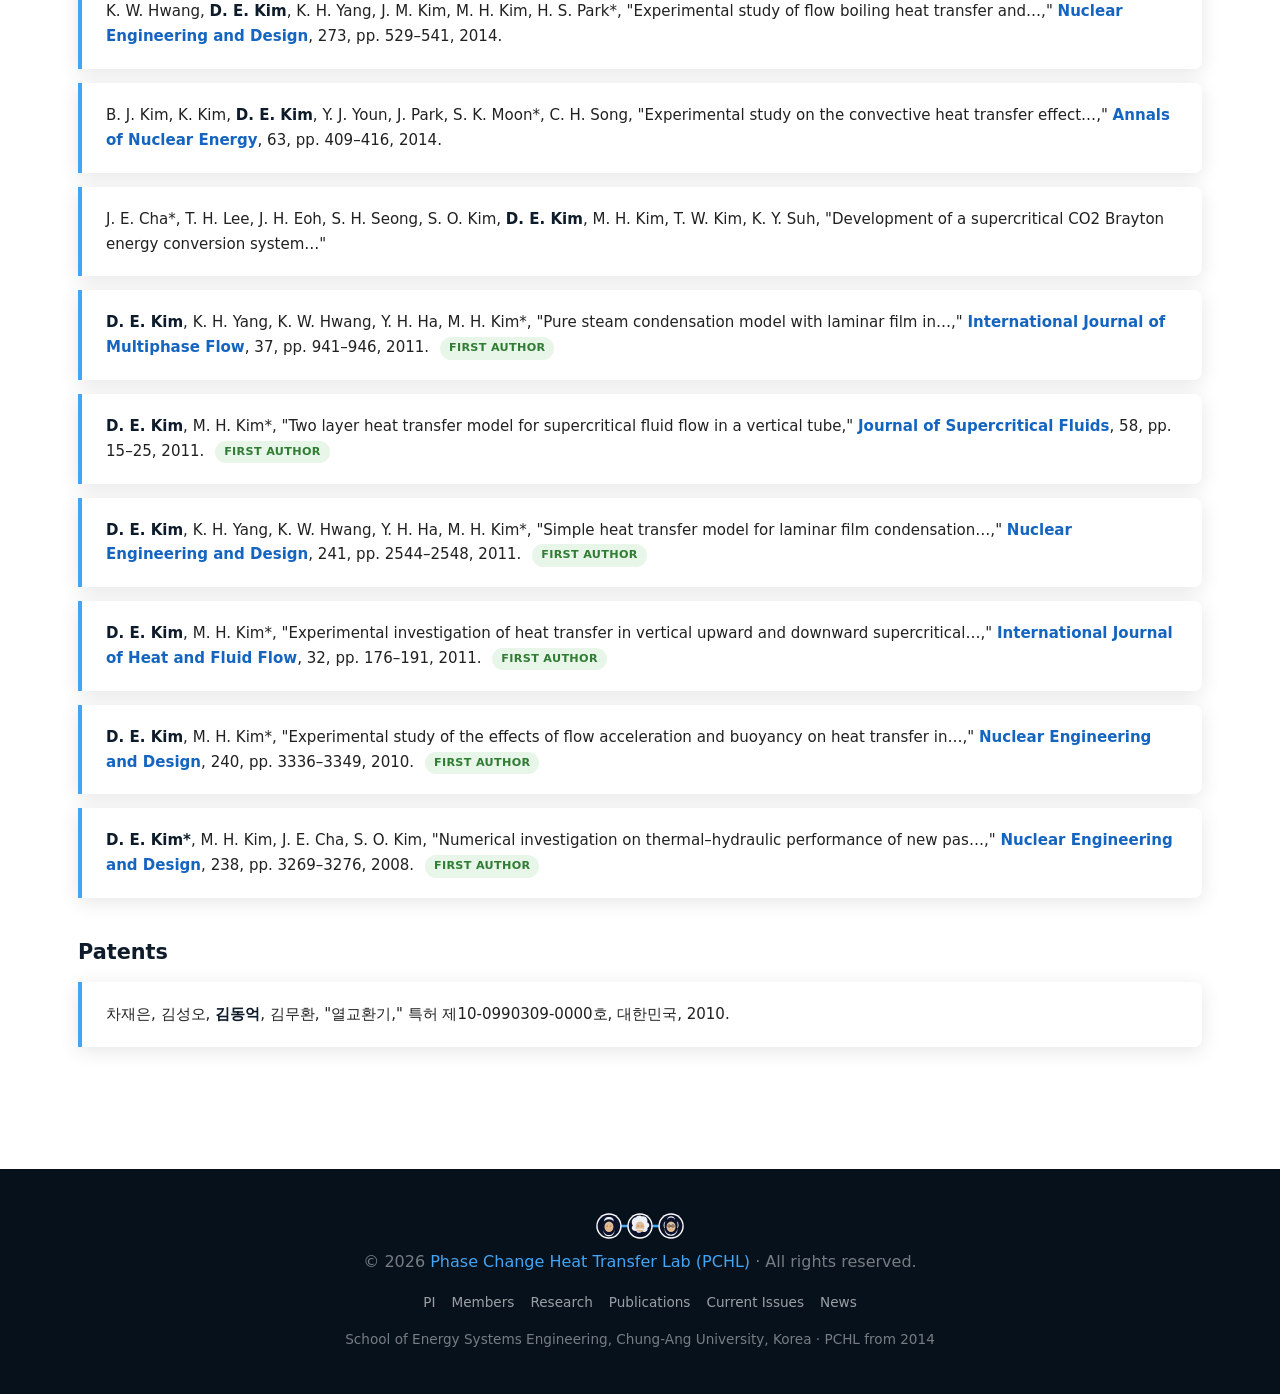
<file: publications.html>
<!DOCTYPE html>
<html lang="ko">
<head>
<!-- Google tag (gtag.js) -->
<script async src="https://www.googletagmanager.com/gtag/js?id=G-8CYPB89ST2"></script>
<script>
  window.dataLayer = window.dataLayer || [];
  function gtag(){dataLayer.push(arguments);}
  gtag('js', new Date());

  gtag('config', 'G-8CYPB89ST2');
</script>
<meta charset="UTF-8" />
<meta name="viewport" content="width=device-width, initial-scale=1.0" />
<title>Publications — PCHL | Chung-Ang University</title>
<meta name="description" content="PCHL / 김동억 교수 국제학술지(SCI-E) 논문 및 특허 목록." />
<link rel="icon" href="assets/img/misc/einstein-placeholder.svg" type="image/svg+xml" />
<link rel="stylesheet" href="assets/css/style.css?v=15" />
</head>
<body>
<a class="skip-link" href="#main">본문 바로가기</a>

<header class="site-header">
  <nav class="nav">
    <a class="brand" href="index.html">
      <img src="assets/img/misc/trio-logo.svg?v=2" alt="PCHL 로고 — Maxwell, Einstein, Boltzmann" />
      <span class="brand-text">
        <span class="full">PCHL</span>
        <span class="sub">Phase Change Heat Transfer Lab</span>
      </span>
    </a>
    <button class="nav-toggle" aria-label="메뉴 열기" aria-expanded="false">
      <svg width="20" height="20" viewBox="0 0 20 20" fill="none" stroke="currentColor" stroke-width="2" stroke-linecap="round"><line x1="2" y1="5" x2="18" y2="5"/><line x1="2" y1="10" x2="18" y2="10"/><line x1="2" y1="15" x2="18" y2="15"/></svg>
    </button>
    <ul class="nav-links">
      <li><a href="index.html">Home</a></li>
      <li><a href="pi.html">PI</a></li>
      <li><a href="members.html">Members</a></li>
      <li><a href="research.html">Research</a></li>
      <li><a href="publications.html">Publications</a></li>
      <li><a href="current-issues.html">Current Issues</a></li>
      <li><a href="news.html">News</a></li>
      <li><a href="https://github.com/dekim79/pchl-workspace" target="_blank" rel="noopener">Workspace</a></li>
    </ul>
  </nav>
</header>

<main id="main">

  <section class="hero hero-compact">
    <div class="container">
      <span class="hero-eyebrow">Selected Output</span>
      <h1>International Journals <span class="accent-text">(SCI-E) &amp; Patents</span></h1>
      <p class="lead"><b style="color:var(--sky);">D. E. Kim</b> = 지도교수 김동억(Dong Eok Kim)</p>
    </div>
  </section>

  <section class="section">
    <div class="container">

      <div class="pub-jump">
        <a href="#y2026">2026</a><a href="#y2025">2025</a><a href="#y2023">2023</a><a href="#y2022">2022</a>
        <a href="#y2021">2021</a><a href="#y2020">2020</a><a href="#y2019">2019</a><a href="#y2018">2018</a>
        <a href="#y2017">2017</a><a href="#y2016">2016</a><a href="#y2015">2015</a><a href="#y2008-2014">2008–2014</a>
        <a href="#patents">Patents</a>
      </div>

      <h2 id="y2026" class="pub-year">2026</h2>
      <ul class="pub-list">
        <li class="pub-item"><span class="pi-name-mark">D. E. Kim*</span>, Y. S. Youn, Y. J. Yang, D. J. Lee, "Microlayer, dry spots and the critical heat flux trigger in pool boiling on surfaces of different wettability: a deep-learning phase segmentation and transient thermal analysis," <span class="journal">Experimental Thermal and Fluid Science</span>, 2026. <span class="badge">Corresponding author</span> <span class="badge badge-review">Under review</span></li>
        <li class="pub-item">D.J. Lee, Y.J. Yang, H. Kim, <span class="pi-name-mark">D. E. Kim*</span>, "Superior boiling performance of multiscale microporous surfaces and the underlying mechanisms," <span class="journal">Applied Thermal Engineering</span>, 300, 131574, 2026. <span class="badge">Corresponding author</span></li>
      </ul>

      <h2 id="y2025" class="pub-year">2025</h2>
      <ul class="pub-list">
        <li class="pub-item">D.J. Lee, Y.J. Yang, <span class="pi-name-mark">D. E. Kim*</span>, "Boiling performance enhancement and self-recovery of nucleate boiling regime on micro- and nanostructured porous surfaces," <span class="journal">International Journal of Heat and Mass Transfer</span>, 238, 126516, 2025. <span class="badge">Corresponding author</span></li>
      </ul>

      <h2 id="y2023" class="pub-year">2023</h2>
      <ul class="pub-list">
        <li class="pub-item">J. S. Oh, S. M. An, H. Y. Kim, <span class="pi-name-mark">D. E. Kim*</span>, "Experimental study on single- and two-phase flow behaviors within porous particle beds," <span class="journal">Nuclear Engineering and Technology</span>, 55, pp. 1105–1117, 2023. <span class="badge">Corresponding author</span></li>
        <li class="pub-item">J. Yoon, J. Lee, J. Eoh, H. Kim, <span class="pi-name-mark">D. E. Kim</span>, "Similarity evaluation of the pump simulation loop in STELLA-2 for conservation of mechanical sodium pump characteristics," <span class="journal">Nuclear Engineering and Technology</span>, 55, pp. 353–363, 2023. <span class="badge">Co-author</span></li>
      </ul>

      <h2 id="y2022" class="pub-year">2022</h2>
      <ul class="pub-list">
        <li class="pub-item"><span class="pi-name-mark">D. E. Kim*</span>, J. S. Oh, "Local phase and thermal behaviors in pool boiling on different wettability surfaces," <span class="journal">Experimental Thermal and Fluid Science</span>, 139, 110728, 2022. <span class="badge">First &amp; Corresponding author</span></li>
        <li class="pub-item">J. S. Oh, S. M. An, H. Y. Kim, <span class="pi-name-mark">D. E. Kim*</span>, "Hydrodynamic behaviors of adiabatic and diabatic two-phase flow within various particle beds," <span class="journal">International Journal of Heat and Mass Transfer</span>, 194, 123124, 2022. <span class="badge">Corresponding author</span></li>
        <li class="pub-item">H. L. Lee, <span class="pi-name-mark">D. E. Kim</span>, J. Park, H. Kim, "Effects of liquid subcooling on droplet-wall collision heat transfer in film boiling," <span class="journal">Experimental Thermal and Fluid Science</span>, 132, 110571, 2022. <span class="badge">Co-author</span></li>
      </ul>

      <h2 id="y2021" class="pub-year">2021</h2>
      <ul class="pub-list">
        <li class="pub-item"><span class="pi-name-mark">D. E. Kim*</span>, J. S. Oh, "Phase structure and its temporal evolution under growing single vapor bubble," <span class="journal">Physics of Fluids</span>, 33, 121706, 2021. <span class="badge">First &amp; Corresponding author</span></li>
        <li class="pub-item">H. Kim, <span class="pi-name-mark">D. E. Kim*</span>, "Effects of surface wettability on pool boiling process: Dynamic and thermal behaviors of dry spots and relevant critical heat flux triggering mechanism," <span class="journal">International Journal of Heat and Mass Transfer</span>, 180, 121762, 2021. <span class="badge">Corresponding author</span></li>
        <li class="pub-item"><span class="pi-name-mark">D. E. Kim*</span>, J. Park, "Experimental study of critical heat flux in pool boiling using visible-ray optics," <span class="journal">International Journal of Heat and Mass Transfer</span>, 169, 120937, 2021. <span class="badge">First &amp; Corresponding author</span></li>
        <li class="pub-item"><span class="pi-name-mark">D. E. Kim*</span>, J. Park, "Visualization study of phase distribution on a boiling surface," <span class="journal">Experimental Thermal and Fluid Science</span>, 121, 110261, 2021. <span class="badge">First &amp; Corresponding author</span></li>
      </ul>

      <h2 id="y2020" class="pub-year">2020</h2>
      <ul class="pub-list">
        <li class="pub-item">J. Park, <span class="pi-name-mark">D. E. Kim*</span>, "Dynamics of liquid drops levitating on superheated surfaces," <span class="journal">International Journal of Thermal Sciences</span>, 152, 106321, 2020. <span class="badge">Corresponding author</span></li>
        <li class="pub-item">J. Park, <span class="pi-name-mark">D. E. Kim*</span>, "Dynamic Leidenfrost Temperature of Saturated Water Drops on Textured Surfaces," <span class="journal">International Journal of Heat and Mass Transfer</span>, 150, 119298, 2020. <span class="badge">Corresponding author</span></li>
        <li class="pub-item"><span class="pi-name-mark">D. E. Kim*</span>, "Dynamic Leidenfrost temperature behaviors on uniformly distributed micropillars," <span class="journal">Experimental Thermal and Fluid Science</span>, 111, 109954, 2020. <span class="badge">Sole author</span></li>
      </ul>

      <h2 id="y2019" class="pub-year">2019</h2>
      <ul class="pub-list">
        <li class="pub-item">J. Park, <span class="pi-name-mark">D. E. Kim*</span>, "Dynamic Leidenfrost behaviors of different fluid drops on superheated surface: Scaling for vapor film thickness," <span class="journal">Physics of Fluids</span>, 31, 101702, 2019. <span class="badge">Corresponding author</span></li>
        <li class="pub-item">J. Park, <span class="pi-name-mark">D. E. Kim*</span>, "Droplet dynamics on superheated surface with circular micropillars," <span class="journal">International Journal of Heat and Mass Transfer</span>, 142, 118459, 2019. <span class="badge">Corresponding author</span></li>
        <li class="pub-item">C. H. Lee, H. Choi, D. W. Jerng, <span class="pi-name-mark">D. E. Kim</span>, S. Wongwises, H. S. Ahn, "Experimental investigation of microbubble generation in the venturi nozzle…," <span class="journal">International Journal of Heat and Mass Transfer</span>, 136, pp. 1127–1138, 2019. <span class="badge">Co-author</span></li>
      </ul>

      <h2 id="y2018" class="pub-year">2018</h2>
      <ul class="pub-list">
        <li class="pub-item">D. W. Jerng, <span class="pi-name-mark">D. E. Kim*</span>, "Dynamic Leidenfrost temperature on micro-textured surfaces: Acoustic wave absorption into thin vapor layer," <span class="journal">Applied Physics Letters</span>, 112(5), 053902, 2018. <span class="badge">Corresponding author</span></li>
        <li class="pub-item">H. J. Kwak, J. H. Kim, B-S. Myung, M. H. Kim*, <span class="pi-name-mark">D. E. Kim*</span>, "Behavior of pool boiling heat transfer and critical heat flux on high aspect-ratio microchannels," <span class="journal">International Journal of Thermal Sciences</span>, 125, pp. 111–120, 2018. <span class="badge">Corresponding author</span></li>
      </ul>

      <h2 id="y2017" class="pub-year">2017</h2>
      <ul class="pub-list">
        <li class="pub-item">H. Kim, Y. Park, H. Kim, C. Lee, D. W. Jerng, <span class="pi-name-mark">D. E. Kim*</span>, "Critical heat flux enhancement by single-layered metal wire mesh with micro and nano-sized pore structures," <span class="journal">International Journal of Heat and Mass Transfer</span>, 115, pp. 439–449, 2017. <span class="badge">Corresponding author</span></li>
        <li class="pub-item">H. Bae, <span class="pi-name-mark">D. E. Kim</span>, S-U. Ryu, S-J. Yi, H-S. Park, "Comparison of three SBLOCA tests with different break locations…," <span class="journal">Nuclear Engineering and Technology</span>, 49(5), pp. 968–978, 2017.</li>
        <li class="pub-item"><span class="pi-name-mark">D. E. Kim*</span>, H. S. Ahn, T. S. Kwon, "Experimental investigation of filmwise and dropwise condensation inside a tra…," <span class="journal">Applied Thermal Engineering</span>, 110, pp. 412–423, 2017. <span class="badge">First &amp; Corresponding author</span></li>
        <li class="pub-item">A. Pusey, <span class="pi-name-mark">D. E. Kim</span>, H-S. Park, T-S. Kwon, H. Kim*, "Visualization method for cross-sectional two-phase flow structure…," <span class="journal">Journal of Visualization</span>, 20, pp. 591–605, 2017.</li>
      </ul>

      <h2 id="y2016" class="pub-year">2016</h2>
      <ul class="pub-list">
        <li class="pub-item">H. Kim, H. S. Ahn, H. J. Kwak, M. H. Kim, <span class="pi-name-mark">D. E. Kim*</span>, "Boiling crisis controlled by capillary pumping and viscous friction: Liquid penetration length and…," <span class="journal">Applied Physics Letters</span>, 109, 243901, 2016. <span class="badge">Corresponding author</span></li>
        <li class="pub-item">H. Kim, T. S. Kwon, <span class="pi-name-mark">D. E. Kim*</span>, "Experimental study of air-cooled water condensation in slightly inclined circular tube using infrared…," <span class="journal">Nuclear Engineering and Design</span>, 308, pp. 38–50, 2016. <span class="badge">Corresponding author</span></li>
        <li class="pub-item"><span class="pi-name-mark">D. E. Kim</span>, J. Song, H. Kim*, "Simultaneous observation of dynamics and thermal evolution of irreversible dry spot…," <span class="journal">International Journal of Heat and Mass Transfer</span>, 99, pp. 409–424, 2016. <span class="badge">First author</span></li>
        <li class="pub-item">H. W. Moon, Y. J. Yoon, J. H. Park, B. S. Myung, <span class="pi-name-mark">D. E. Kim*</span>, "Dynamic wetting and boiling characteristics on micro-structured and micro/nano hierarchically structured…," <span class="journal">Experimental Thermal and Fluid Science</span>, 74, pp. 19–26, 2016. <span class="badge">Corresponding author</span></li>
      </ul>

      <h2 id="y2015" class="pub-year">2015</h2>
      <ul class="pub-list">
        <li class="pub-item"><span class="pi-name-mark">D. E. Kim</span>, D. I. Yu, S. C. Park, H. J. Kwak, H. S. Ahn*, "Critical heat flux triggering mechanism on micro…," <span class="journal">International Journal of Heat and Mass Transfer</span>, 91, pp. 1237–1247, 2015. <span class="badge">First author</span></li>
        <li class="pub-item"><span class="pi-name-mark">D. E. Kim</span>, S. C. Park, D. I. Yu, M. H. Kim, H. S. Ahn*, "Enhanced critical heat flux by capillary driven liquid…," <span class="journal">Applied Physics Letters</span>, 107, 023903, 2015. <span class="badge">First author</span></li>
        <li class="pub-item"><span class="pi-name-mark">D. E. Kim</span>, D. I. Yu, D. W. Jerng, M. H. Kim, H. S. Ahn*, "Review of boiling heat transfer enhancement on micro…," <span class="journal">Experimental Thermal and Fluid Science</span>, 66, pp. 173–196, 2015. <span class="badge">First author</span></li>
        <li class="pub-item">S. H. Khaleel, <span class="pi-name-mark">D. E. Kim</span>, S. K. Moon*, "Droplets behavior impacting on a hot surface above the Leidenfrost temperature," <span class="journal">Annals of Nuclear Energy</span>, 80, pp. 338–347, 2015.</li>
      </ul>

      <h2 id="y2008-2014" class="pub-year">2008 – 2014</h2>
      <ul class="pub-list">
        <li class="pub-item">S. Kim*, <span class="pi-name-mark">D. E. Kim</span>, S. U. Ryu, S. T. Lee, D. J. Euh, "Experimental investigation on the natural convection flow in pool…," <span class="journal">Nuclear Engineering and Design</span>, 280, pp. 349–361, 2014.</li>
        <li class="pub-item">K. W. Hwang, <span class="pi-name-mark">D. E. Kim</span>, K. H. Yang, J. M. Kim, M. H. Kim, H. S. Park*, "Experimental study of flow boiling heat transfer and…," <span class="journal">Nuclear Engineering and Design</span>, 273, pp. 529–541, 2014.</li>
        <li class="pub-item">B. J. Kim, K. Kim, <span class="pi-name-mark">D. E. Kim</span>, Y. J. Youn, J. Park, S. K. Moon*, C. H. Song, "Experimental study on the convective heat transfer effect…," <span class="journal">Annals of Nuclear Energy</span>, 63, pp. 409–416, 2014.</li>
        <li class="pub-item">J. E. Cha*, T. H. Lee, J. H. Eoh, S. H. Seong, S. O. Kim, <span class="pi-name-mark">D. E. Kim</span>, M. H. Kim, T. W. Kim, K. Y. Suh, "Development of a supercritical CO2 Brayton energy conversion system…"</li>
        <li class="pub-item"><span class="pi-name-mark">D. E. Kim</span>, K. H. Yang, K. W. Hwang, Y. H. Ha, M. H. Kim*, "Pure steam condensation model with laminar film in…," <span class="journal">International Journal of Multiphase Flow</span>, 37, pp. 941–946, 2011. <span class="badge">First author</span></li>
        <li class="pub-item"><span class="pi-name-mark">D. E. Kim</span>, M. H. Kim*, "Two layer heat transfer model for supercritical fluid flow in a vertical tube," <span class="journal">Journal of Supercritical Fluids</span>, 58, pp. 15–25, 2011. <span class="badge">First author</span></li>
        <li class="pub-item"><span class="pi-name-mark">D. E. Kim</span>, K. H. Yang, K. W. Hwang, Y. H. Ha, M. H. Kim*, "Simple heat transfer model for laminar film condensation…," <span class="journal">Nuclear Engineering and Design</span>, 241, pp. 2544–2548, 2011. <span class="badge">First author</span></li>
        <li class="pub-item"><span class="pi-name-mark">D. E. Kim</span>, M. H. Kim*, "Experimental investigation of heat transfer in vertical upward and downward supercritical…," <span class="journal">International Journal of Heat and Fluid Flow</span>, 32, pp. 176–191, 2011. <span class="badge">First author</span></li>
        <li class="pub-item"><span class="pi-name-mark">D. E. Kim</span>, M. H. Kim*, "Experimental study of the effects of flow acceleration and buoyancy on heat transfer in…," <span class="journal">Nuclear Engineering and Design</span>, 240, pp. 3336–3349, 2010. <span class="badge">First author</span></li>
        <li class="pub-item"><span class="pi-name-mark">D. E. Kim*</span>, M. H. Kim, J. E. Cha, S. O. Kim, "Numerical investigation on thermal–hydraulic performance of new pas…," <span class="journal">Nuclear Engineering and Design</span>, 238, pp. 3269–3276, 2008. <span class="badge">First author</span></li>
      </ul>

      <h2 id="patents" class="pub-year">Patents</h2>
      <ul class="pub-list">
        <li class="pub-item">차재은, 김성오, <span class="pi-name-mark">김동억</span>, 김무환, "열교환기," 특허 제10-0990309-0000호, 대한민국, 2010.</li>
      </ul>

    </div>
  </section>

</main>

<footer class="site-footer">
  <div class="container">
    <a class="footer-brand" href="index.html">
      <img src="assets/img/misc/trio-logo.svg?v=2" alt="PCHL 로고 — Maxwell, Einstein, Boltzmann" />
    </a>
    <p>© 2026 <span style="color:var(--sky);">Phase Change Heat Transfer Lab (PCHL)</span> · All rights reserved.</p>
    <nav class="footer-links">
      <a href="pi.html">PI</a>
      <a href="members.html">Members</a>
      <a href="research.html">Research</a>
      <a href="publications.html">Publications</a>
      <a href="current-issues.html">Current Issues</a>
      <a href="news.html">News</a>
    </nav>
    <p class="footer-meta">
      <span>School of Energy Systems Engineering, Chung-Ang University, Korea</span>
      <span>PCHL from 2014</span>
    </p>
  </div>
</footer>
<script src="assets/js/main.js?v=7"></script>
</body>
</html>
</file>
<file: assets/css/style.css>
/* ===========================================================
   PCHL — Phase Change Heat Transfer Lab
   Shared stylesheet (navy / sky-blue card style)
   =========================================================== */

:root {
  --navy: #0d1b2a;
  --navy-2: #163d6e;
  --blue: #1565c0;
  --sky: #42a5f5;
  --accent: #e65100;
  --light: #f4f6f9;
  --white: #ffffff;
  --text: #212121;
  --muted: #546e7a;
  --border: #e3e7ec;
  --radius: 8px;
  --shadow: 0 4px 20px rgba(0, 0, 0, 0.1);
  --shadow-hover: 0 8px 30px rgba(0, 0, 0, 0.13);
  --maxw: 1180px;
  --font-sans: "Segoe UI", system-ui, "Pretendard Variable", Pretendard, -apple-system, BlinkMacSystemFont, Roboto,
    "Noto Sans KR", "Malgun Gothic", sans-serif;
}

* { box-sizing: border-box; }
html { scroll-behavior: smooth; overflow-x: hidden; }

body {
  margin: 0;
  font-family: var(--font-sans);
  color: var(--text);
  background: var(--white);
  line-height: 1.65;
  overflow-x: hidden;
}

img { max-width: 100%; display: block; }
a { color: var(--blue); text-decoration: none; }
a:hover { text-decoration: underline; }
h1, h2, h3, h4 { line-height: 1.25; margin: 0 0 0.5em; font-weight: 800; }
p { margin: 0 0 1em; }
.container { max-width: var(--maxw); margin: 0 auto; padding: 0 28px; }

/* ---------- Skip link ---------- */
.skip-link {
  position: absolute; left: -9999px; top: 0;
  background: var(--sky); color: var(--navy); padding: 10px 16px; z-index: 200; border-radius: 0 0 8px 0;
}
.skip-link:focus { left: 0; }

/* ---------- Header / Nav ---------- */
.site-header {
  position: sticky; top: 0; z-index: 100;
  background: var(--navy);
  box-shadow: 0 2px 8px rgba(0, 0, 0, 0.3);
}
.nav {
  display: flex; align-items: center; justify-content: space-between;
  max-width: var(--maxw); margin: 0 auto; padding: 0 28px; height: 64px; gap: 20px;
}
.brand { display: flex; align-items: center; gap: 12px; text-decoration: none; color: var(--white); min-width: 0; overflow: hidden; }
.brand:hover { text-decoration: none; }
.brand img {
  width: 120px; height: 42px; object-fit: contain; flex-shrink: 0;
}
.brand-text { display: flex; flex-direction: column; line-height: 1.15; min-width: 0; }
.brand-text .full { font-size: 1rem; font-weight: 600; letter-spacing: 0.02em; white-space: nowrap; overflow: hidden; text-overflow: ellipsis; }
.brand-text .sub { font-size: 0.66rem; color: var(--sky); letter-spacing: 0.05em; text-transform: uppercase; margin-top: 1px; white-space: nowrap; overflow: hidden; text-overflow: ellipsis; }

.nav-links { display: flex; gap: 28px; list-style: none; margin: 0; padding: 0; align-items: center; }
.nav-links a {
  color: rgba(255, 255, 255, 0.82); font-size: 0.92rem; font-weight: 500; text-decoration: none; transition: color 0.2s;
}
.nav-links a:hover { color: var(--sky); text-decoration: none; }
.nav-links a[aria-current="page"] { color: var(--sky); font-weight: 700; }

.nav-toggle {
  display: none; background: transparent; border: 1px solid rgba(255, 255, 255, 0.3);
  border-radius: 6px; width: 40px; height: 36px; color: var(--white); cursor: pointer; flex-shrink: 0;
}
.nav-toggle svg { pointer-events: none; }

@media (max-width: 860px) {
  .nav-toggle { display: inline-flex; align-items: center; justify-content: center; }
  .nav-links {
    position: absolute; top: 100%; left: 0; right: 0; flex-direction: column; align-items: flex-start;
    background: var(--navy); padding: 10px 20px 18px; gap: 2px; display: none;
    box-shadow: 0 6px 12px rgba(0, 0, 0, 0.25);
  }
  .nav-links.open { display: flex; }
  .nav-links a { display: block; width: 100%; padding: 12px 4px; border-bottom: 1px solid rgba(255, 255, 255, 0.08); }
}

/* ---------- Hero ---------- */
.hero {
  background: linear-gradient(135deg, var(--navy) 0%, var(--navy-2) 60%, #1a5276 100%);
  color: var(--white); padding: 96px 0 78px; position: relative; overflow: hidden;
}
.hero.hero-compact { padding: 70px 0 56px; }
.hero::before {
  content: ""; position: absolute; inset: 0;
  background: radial-gradient(ellipse at 70% 50%, rgba(66, 165, 245, 0.18) 0%, transparent 65%);
}
.hero .container { position: relative; z-index: 2; max-width: 820px; }
.hero-eyebrow {
  display: inline-block; background: rgba(66, 165, 245, 0.2); border: 1px solid rgba(66, 165, 245, 0.45);
  color: var(--sky); font-size: 0.78rem; font-weight: 700; letter-spacing: 0.1em; text-transform: uppercase;
  padding: 4px 14px; border-radius: 20px; margin-bottom: 22px;
}
.hero h1 { font-size: clamp(2rem, 4.4vw, 3.2rem); font-weight: 800; line-height: 1.2; margin-bottom: 10px; max-width: 18ch; }
.hero h1 .accent-text { color: var(--sky); }
.hero p.lead { font-size: 1.1rem; color: rgba(255, 255, 255, 0.75); margin-bottom: 0; max-width: 620px; }
.hero-badges { display: flex; flex-wrap: wrap; gap: 12px; margin-top: 32px; }
.hero-badge {
  display: inline-block; background: rgba(255, 255, 255, 0.08); border: 1px solid rgba(255, 255, 255, 0.25);
  color: var(--white); padding: 6px 14px; border-radius: 20px; font-size: 0.8rem; font-weight: 600;
}

/* ---------- Sections ---------- */
.section { padding: 76px 0; }
.section-alt { background: var(--light); }
.section-head { max-width: 680px; margin-bottom: 44px; }
.section-kicker {
  font-size: 0.8rem; font-weight: 700; letter-spacing: 0.12em; text-transform: uppercase; color: var(--blue);
  margin-bottom: 8px; display: block;
}
.section-head h2 { font-size: clamp(1.5rem, 3vw, 2rem); color: var(--navy); margin-bottom: 12px; }
.section-head p { color: var(--muted); }

/* ---------- Grids ---------- */
.grid-2 { display: grid; grid-template-columns: repeat(2, minmax(0, 1fr)); gap: 24px; }
.grid-3 { display: grid; grid-template-columns: repeat(3, minmax(0, 1fr)); gap: 24px; }
.grid-4 { display: grid; grid-template-columns: repeat(4, minmax(0, 1fr)); gap: 24px; }
@media (max-width: 980px) { .grid-3, .grid-4 { grid-template-columns: repeat(2, minmax(0, 1fr)); } }
@media (max-width: 620px) { .grid-2, .grid-3, .grid-4 { grid-template-columns: minmax(0, 1fr); } }
.grid-2 > *, .grid-3 > *, .grid-4 > *, .topic-strip > *, .pi-layout > *, .intro-split > * { min-width: 0; }

/* ---------- Card (Research topics etc.) ---------- */
.card {
  background: var(--white); border-radius: var(--radius); box-shadow: var(--shadow);
  border-top: 4px solid var(--blue); overflow: hidden; transition: transform 0.2s, box-shadow 0.2s;
}
.card:hover { transform: translateY(-4px); box-shadow: var(--shadow-hover); }
.card-media { aspect-ratio: 16/10; background: var(--light); display: flex; align-items: center; justify-content: center; overflow: hidden; }
.card-media img { width: 100%; height: 100%; object-fit: contain; background: var(--white); }
.card-media.cover img { object-fit: cover; }
.card-media.placeholder { color: var(--muted); font-size: 0.86rem; font-weight: 600; flex-direction: column; gap: 6px; }
.card-media.placeholder .icon { font-size: 2rem; }
.card-body { padding: 30px 26px 28px; }
.card-icon { font-size: 2.2rem; margin-bottom: 14px; }
.card-body h3 { font-size: 1.05rem; font-weight: 700; color: var(--navy); margin-bottom: 10px; }
.card-body p { color: var(--muted); font-size: 0.93rem; margin-bottom: 0; }
.card-tag {
  display: inline-block; font-size: 0.72rem; font-weight: 700; letter-spacing: 0.06em; text-transform: uppercase;
  color: var(--blue); margin-bottom: 10px;
}
.placeholder-text { color: var(--muted) !important; font-style: italic; }

/* ---------- Buttons ---------- */
.btn {
  display: inline-block; padding: 11px 28px; border-radius: var(--radius); font-weight: 600; font-size: 0.93rem;
  transition: opacity 0.2s, transform 0.15s; cursor: pointer; text-decoration: none; border: 2px solid transparent;
}
.btn:hover { opacity: 0.88; transform: translateY(-2px); text-decoration: none; }
.btn-primary { background: var(--sky); color: var(--navy); border-color: var(--sky); }
.btn-outline { border-color: rgba(255, 255, 255, 0.55); color: var(--white); }
.btn-outline-dark { border-color: var(--border); color: var(--navy); }

/* ---------- Person cards (Members / PI) ---------- */
.person-card {
  background: var(--white); border-radius: var(--radius); box-shadow: var(--shadow); text-align: center;
  padding: 30px 20px 24px; transition: transform 0.2s;
}
.person-card:hover { transform: translateY(-4px); }
.person-photo {
  width: 96px; height: 96px; border-radius: 50%; overflow: hidden; margin: 0 auto 16px;
  background: linear-gradient(135deg, var(--sky), var(--blue));
}
.person-photo img { width: 100%; height: 100%; object-fit: cover; }
.person-photo.placeholder { display: flex; align-items: center; justify-content: center; color: var(--white); font-size: 1.6rem; font-weight: 700; }
.person-body { padding: 0; }
.person-body h3 { font-size: 1rem; font-weight: 700; color: var(--navy); margin-bottom: 4px; }
.person-role { font-size: 0.82rem; color: var(--blue); font-weight: 600; margin-bottom: 10px; }
.person-tags { display: flex; flex-wrap: wrap; justify-content: center; gap: 6px; margin-bottom: 12px; }
.person-tags span { font-size: 0.72rem; background: var(--light); color: var(--muted); padding: 3px 10px; border-radius: 20px; }
.person-body .email { font-size: 0.84rem; color: var(--muted); word-break: break-all; }
.person-body .email a { color: var(--blue); }

/* ---------- Member team groups (Members) ---------- */
.team-group { margin-bottom: 56px; }
.team-group:last-child { margin-bottom: 0; }
.team-a { --team: var(--blue); }
.team-b { --team: var(--accent); }
.team-c { --team: #00897b; }
.team-d { --team: #90a4ae; }
.team-head {
  display: flex; align-items: flex-start; gap: 14px; margin-bottom: 24px; padding-bottom: 14px;
  border-bottom: 1px solid var(--border);
}
.team-badge {
  flex: 0 0 auto; width: 38px; height: 38px; border-radius: 50%; display: inline-flex; align-items: center;
  justify-content: center; color: var(--white); font-weight: 800; font-size: 1rem; background: var(--team, var(--blue));
}
.team-head h3 { font-size: 1.15rem; color: var(--navy); margin: 5px 0 2px; }
.team-head h3 small { font-size: 0.82rem; font-weight: 600; color: var(--muted); }
.team-head p { margin: 0; font-size: 0.86rem; color: var(--muted); }
.team-group .person-card:not(.tbd) { border-top: 3px solid var(--team, var(--blue)); }
.person-card.tbd { background: transparent; box-shadow: none; border: 2px dashed var(--border); }
.person-card.tbd:hover { transform: none; }
.person-card.tbd .person-photo.placeholder { background: var(--light); color: #90a4ae; border: 2px dashed var(--border); }
.person-card.tbd h3, .person-card.tbd .person-role, .person-card.tbd .email { color: #90a4ae; }

/* ---------- PI profile ---------- */
.pi-layout { display: grid; grid-template-columns: 260px 1fr; gap: 48px; align-items: start; }
@media (max-width: 820px) { .pi-layout { grid-template-columns: 1fr; } }
.pi-photo {
  border-radius: 50%; overflow: hidden; box-shadow: var(--shadow); aspect-ratio: 1/1; width: 220px; margin: 0 auto;
  background: linear-gradient(135deg, var(--sky), var(--blue)); display: flex; align-items: center; justify-content: center; color: var(--white);
}
.pi-photo img { width: 100%; height: 100%; object-fit: cover; }
.pi-photo .initials { font-size: 3rem; font-weight: 800; }
.pi-name { font-size: 1.7rem; color: var(--navy); margin-bottom: 2px; text-align: center; }
@media (min-width: 821px) { .pi-name { text-align: left; } }
.pi-title { color: var(--muted); margin-bottom: 22px; font-size: 1rem; text-align: center; }
@media (min-width: 821px) { .pi-title { text-align: left; } }

.contact-row { display: flex; gap: 14px; align-items: flex-start; margin-bottom: 16px; }
.contact-row .contact-icon { font-size: 1.3rem; margin-top: 2px; flex-shrink: 0; }
.contact-row h5 { font-size: 0.78rem; color: var(--muted); font-weight: 700; margin-bottom: 2px; text-transform: uppercase; letter-spacing: 0.06em; }
.contact-row p { font-size: 0.95rem; color: var(--text); margin-bottom: 0; }
.contact-row a { color: var(--blue); }
.pi-contact-row { display: flex; flex-direction: column; gap: 4px; margin-bottom: 28px; }

.timeline { list-style: none; margin: 0; padding: 0; display: flex; flex-direction: column; gap: 14px; }
.timeline li {
  padding: 18px 22px; background: var(--white); border-left: 4px solid var(--sky); border-radius: 0 var(--radius) var(--radius) 0;
  box-shadow: var(--shadow); font-size: 0.95rem; color: var(--text);
}
.timeline .yr { display: block; font-weight: 700; color: var(--blue); font-size: 0.8rem; text-transform: uppercase; letter-spacing: 0.04em; margin-bottom: 4px; }

.subhead { font-size: 1.15rem; color: var(--navy); margin: 0 0 16px; padding-top: 34px; }
.subhead:first-of-type { padding-top: 0; }

/* ---------- Publications ---------- */
.pub-year { font-size: 1.3rem; font-weight: 800; color: var(--navy); margin: 42px 0 16px; }
.pub-year:first-of-type { margin-top: 0; }
.pub-list { list-style: none; margin: 0 0 6px; padding: 0; display: flex; flex-direction: column; gap: 14px; }
.pub-item {
  padding: 20px 24px; background: var(--white); border-left: 4px solid var(--sky); border-radius: 0 var(--radius) var(--radius) 0;
  box-shadow: var(--shadow); font-size: 0.94rem; color: var(--text);
}
.pub-item .pi-name-mark { font-weight: 700; color: var(--navy); }
.pub-item .journal { font-weight: 600; color: var(--blue); }
.pub-item .badge {
  display: inline-block; margin-left: 6px; font-size: 0.7rem; font-weight: 700; letter-spacing: 0.03em; text-transform: uppercase;
  color: #2e7d32; background: #e8f5e9; padding: 2px 9px; border-radius: 20px; vertical-align: 1px;
}
.pub-item .badge.badge-review { color: #b26a00; background: #fff3e0; }
.pub-jump { display: flex; flex-wrap: wrap; gap: 8px; margin-bottom: 6px; }
.pub-jump a {
  border: 1px solid var(--border); padding: 6px 14px; border-radius: 20px; text-decoration: none; font-size: 0.86rem;
  font-weight: 600; color: var(--muted);
}
.pub-jump a:hover { background: var(--light); text-decoration: none; }

/* ---------- Workspace status widget ---------- */
.ws-status { padding: 24px 0 40px; border-bottom: 1px solid var(--border); }
.ws-status-head { display: flex; align-items: baseline; justify-content: space-between; gap: 12px; flex-wrap: wrap; margin-bottom: 16px; }
.ws-status-head h2 { font-size: 1.15rem; color: var(--navy); margin: 0; }
.ws-status-updated { font-size: 0.76rem; color: var(--muted); }
.ws-columns { display: grid; grid-template-columns: repeat(2, minmax(0, 1fr)); gap: 24px; }
@media (max-width: 780px) { .ws-columns { grid-template-columns: 1fr; } }
.ws-col-title { font-size: 0.8rem; color: var(--muted); font-weight: 700; margin: 0 0 10px; text-transform: uppercase; letter-spacing: .02em; }
.ws-list { list-style: none; margin: 0; padding: 0; display: flex; flex-direction: column; gap: 10px; }
.ws-item {
  background: var(--light); border: 1px solid var(--border);
  border-radius: var(--radius); padding: 10px 14px;
}
.ws-item a { display: flex; align-items: center; gap: 8px; text-decoration: none; color: var(--text); }
.ws-item a:hover .ws-item-title { text-decoration: underline; }
.ws-item-title { font-size: 0.86rem; font-weight: 600; }
.ws-badge { font-size: 0.66rem; font-weight: 700; padding: 2px 8px; border-radius: 20px; white-space: nowrap; flex-shrink: 0; }
.ws-badge-open { background: rgba(45,164,78,0.14); color: #2da44e; }
.ws-badge-closed { background: rgba(110,110,110,0.14); color: var(--muted); }
.ws-badge-answered { background: rgba(9,105,218,0.14); color: var(--blue); }
.ws-chip-list { display: flex; flex-wrap: wrap; gap: 6px; margin-top: 8px; }
.ws-chip { font-size: 0.72rem; background: var(--white); border: 1px solid var(--border); color: var(--text); padding: 3px 9px; border-radius: 20px; }
.ws-empty { font-size: 0.82rem; color: var(--muted); padding: 4px 2px; }
.ws-purchase { font-size: 0.86rem; color: var(--muted); margin: 18px 0 0; }

/* ---------- Current issues (news-item style) ---------- */
.issue-card { padding: 32px 0; border-bottom: 1px solid var(--border); }
.issue-card:last-child { border-bottom: none; }
.issue-card h3 { font-size: 1.15rem; font-weight: 700; color: var(--navy); margin-bottom: 4px; }
.issue-meta { font-size: 0.78rem; color: var(--muted); margin-bottom: 6px; font-weight: 600; letter-spacing: 0.03em; text-transform: uppercase; }
.issue-body > ul { margin: 10px 0 0; padding-left: 20px; color: var(--muted); font-size: 0.93rem; }
.issue-body > ul li { margin-bottom: 6px; }

.status-pill {
  display: inline-block; font-size: 0.72rem; font-weight: 700; letter-spacing: 0.04em; text-transform: uppercase;
  padding: 2px 10px; border-radius: 20px; margin-bottom: 6px;
}
.status-open { background: #fff8e1; color: #e65100; }
.status-progress { background: #e3f2fd; color: #1565c0; }
.status-done { background: #e8f5e9; color: #2e7d32; }

.notice-box {
  border: 1px dashed var(--border); background: var(--light); border-radius: var(--radius);
  padding: 18px 22px; font-size: 0.92rem; color: var(--muted); margin-top: 20px;
}

.issue-toggle {
  display: inline-flex; align-items: center; gap: 6px; margin-top: 14px;
  padding: 6px 14px; border: 1px solid var(--border); border-radius: 20px;
  background: var(--light); color: var(--navy-2); font-size: 0.8rem; font-weight: 700;
  cursor: pointer; transition: background 0.15s ease, color 0.15s ease;
}
.issue-toggle:hover { background: #e9edf2; }
.issue-toggle-icon { transition: transform 0.2s ease; }
.issue-card.is-open .issue-toggle-icon { transform: rotate(180deg); }
.issue-card.is-open .issue-toggle { background: var(--navy); color: #fff; }

/* -- issue detail content (extracted from source PDFs) -- */
.issue-detail { display: none; margin-top: 20px; }
.issue-card.is-open .issue-detail { display: block; }
.detail-caption { font-size: 0.86rem; color: var(--muted); margin-bottom: 18px; }
.detail-subhead { font-size: 0.88rem; font-weight: 700; color: var(--navy); margin: 22px 0 10px; }
.detail-list { margin: 0; padding-left: 20px; color: var(--muted); font-size: 0.9rem; }
.detail-list li { margin-bottom: 6px; }
.detail-source { font-size: 0.78rem; color: var(--muted); font-style: italic; margin-top: 10px; }

.stat-mini-grid { margin-bottom: 20px; }
.stat-box { background: var(--light); border: 1px solid var(--border); border-radius: var(--radius); padding: 14px 16px; text-align: center; }
.stat-num { font-size: 1.3rem; font-weight: 800; color: var(--navy); }
.stat-label { font-size: 0.72rem; color: var(--muted); text-transform: uppercase; letter-spacing: 0.03em; margin-top: 2px; }
.stat-sub { font-size: 0.72rem; color: var(--muted); margin-top: 4px; }

.spec-columns { display: grid; grid-template-columns: 1fr 1fr; gap: 20px; margin-bottom: 20px; align-items: start; }
.spec-columns-2 { display: grid; grid-template-columns: 1fr 1fr; gap: 28px; margin-top: 10px; }
@media (max-width: 780px) { .spec-columns, .spec-columns-2 { grid-template-columns: 1fr; } }

.spec-highlight { background: var(--navy); color: #fff; border-radius: var(--radius); padding: 20px 22px; margin-bottom: 20px; }
.spec-highlight-tag { display: inline-block; font-size: 0.7rem; font-weight: 700; text-transform: uppercase; letter-spacing: 0.04em; background: rgba(255,255,255,0.12); padding: 3px 10px; border-radius: 20px; margin-bottom: 10px; }
.spec-highlight-value { font-size: 1.7rem; font-weight: 800; }
.spec-highlight-sub { font-size: 0.78rem; color: rgba(255,255,255,0.65); margin-bottom: 12px; }
.spec-columns .spec-highlight { margin-bottom: 0; }
.spec-dl { margin: 0; }
.spec-dl > div { display: flex; justify-content: space-between; gap: 12px; padding: 7px 0; border-top: 1px solid rgba(255,255,255,0.15); font-size: 0.85rem; }
.spec-dl dt { color: rgba(255,255,255,0.6); font-weight: 400; }
.spec-dl dd { margin: 0; font-weight: 700; text-align: right; }
.spec-footnote { font-size: 0.72rem; color: rgba(255,255,255,0.55); margin: 10px 0 0; }

.spec-side { display: flex; flex-direction: column; gap: 14px; }
.wiring-diagram { background: var(--light); border: 1px solid var(--border); border-radius: var(--radius); padding: 16px 18px; display: flex; flex-direction: column; gap: 10px; }
.wiring-row { display: flex; align-items: center; gap: 8px; font-size: 0.78rem; }
.wiring-node { background: var(--navy-2); color: #fff; border-radius: 6px; padding: 8px 10px; text-align: center; flex: 0 0 30%; font-weight: 600; line-height: 1.3; }
.wiring-arrow { flex: 1; text-align: center; color: var(--muted); font-size: 0.7rem; white-space: nowrap; }

.callout-box { border: 1px solid var(--border); border-radius: var(--radius); padding: 14px 18px; background: var(--white); }
.callout-title { font-size: 0.78rem; font-weight: 700; color: var(--navy); margin-bottom: 4px; }
.callout-value { font-size: 1.4rem; font-weight: 800; color: var(--accent); }
.callout-sub { font-size: 0.76rem; color: var(--muted); margin-top: 2px; }

.data-table { width: 100%; border-collapse: collapse; font-size: 0.84rem; }
.data-table th, .data-table td { padding: 9px 10px; text-align: center; border-bottom: 1px solid var(--border); }
.data-table thead th { background: var(--navy); color: #fff; font-weight: 700; }
.data-table td:first-child, .data-table th:first-child { text-align: left; }
.data-table tr.best { background: #e8f5e9; font-weight: 700; }
.data-table td.warn { color: #c62828; font-weight: 700; }
.data-table-wrap { overflow-x: auto; }

.step-list { list-style: none; margin: 0; padding: 0; display: flex; flex-direction: column; gap: 12px; }
.step-list li { display: flex; gap: 12px; align-items: flex-start; }
.step-num {
  flex: 0 0 24px; height: 24px; border-radius: 50%; background: var(--accent); color: #fff;
  display: flex; align-items: center; justify-content: center; font-size: 0.76rem; font-weight: 700;
}
.step-list strong { display: block; font-size: 0.88rem; color: var(--navy); margin-bottom: 2px; }
.step-list p { margin: 0; font-size: 0.82rem; color: var(--muted); }

.pipe-diagram {
  position: relative; width: 100%; max-width: 260px; aspect-ratio: 1; margin: 0 auto 12px;
  border: 1px dashed var(--border); border-radius: 50%;
}
.pipe-diagram .plume {
  position: absolute; left: 50%; top: 6%; width: 22%; height: 46%; transform: translateX(-50%);
  background: linear-gradient(to top, rgba(230,81,0,0.28), rgba(230,81,0,0.04));
  border-radius: 50% 50% 50% 50% / 60% 60% 40% 40%;
}
.pipe-center {
  position: absolute; left: 50%; top: 50%; transform: translate(-50%, -50%);
  width: 30%; height: 30%; border-radius: 50%; background: var(--accent); color: #fff;
  display: flex; align-items: center; justify-content: center; text-align: center;
  font-size: 0.7rem; font-weight: 700; line-height: 1.2;
}
.sensor-node {
  position: absolute; background: var(--navy-2); color: #fff; font-size: 0.66rem; font-weight: 700;
  padding: 4px 7px; border-radius: 5px; white-space: nowrap;
}
.sensor-45 { top: 12%; right: 2%; }
.sensor-135 { top: 12%; left: 2%; }
.sensor-225 { bottom: 12%; left: 2%; }
.sensor-315 { bottom: 12%; right: 2%; }
.pipe-radius-label { display: block; text-align: center; font-size: 0.72rem; color: var(--muted); }

.analysis-list { display: flex; flex-direction: column; gap: 14px; }
.analysis-item { background: var(--light); border: 1px solid var(--border); border-radius: var(--radius); padding: 12px 16px; }
.analysis-title { font-size: 0.86rem; font-weight: 700; color: var(--navy); margin-bottom: 4px; }
.analysis-item p { margin: 0; font-size: 0.82rem; color: var(--muted); }

.conclusion-box { background: #e8f5e9; border: 1px solid #a5d6a7; border-radius: var(--radius); padding: 14px 20px; font-size: 0.88rem; color: #1b5e20; margin-top: 20px; }
.conclusion-note { display: block; font-size: 0.76rem; color: #2e7d32; margin-top: 4px; }

.issue-figure { margin: 0 0 20px; border: 1px solid var(--border); border-radius: var(--radius); overflow: hidden; box-shadow: var(--shadow); max-width: 480px; }
.issue-figure img { width: 100%; display: block; }
.issue-figure figcaption { padding: 8px 14px; font-size: 0.78rem; color: var(--muted); background: var(--light); border-top: 1px solid var(--border); }

.team-grid { margin-top: 18px; }
.team-card { border-radius: var(--radius); padding: 18px 20px; border-left: 4px solid; }
.team-card h4 { font-size: 0.92rem; color: var(--navy); margin-bottom: 8px; }
.team-card ul { margin: 0 0 10px; padding-left: 18px; font-size: 0.82rem; color: var(--muted); }
.team-card ul li { margin-bottom: 5px; }
.team-sched { font-size: 0.74rem; color: var(--muted); margin: 0; padding-top: 8px; border-top: 1px dashed var(--border); }
.team-green { background: #e8f5e9; border-left-color: #2e7d32; }
.team-blue { background: #e3f2fd; border-left-color: #1565c0; }
.team-orange { background: #fff8e1; border-left-color: #e65100; }
.team-red { background: #ffebee; border-left-color: #c62828; }
.team-flow-note { font-size: 0.78rem; color: var(--muted); margin-top: 14px; }

/* ---------- News ---------- */
.news-gallery { display: grid; grid-template-columns: repeat(3, 1fr); gap: 20px; }
@media (max-width: 720px) { .news-gallery { grid-template-columns: 1fr 1fr; } }
.news-gallery figure {
  margin: 0; border-radius: var(--radius); overflow: hidden; background: var(--white); box-shadow: var(--shadow);
}
.news-gallery img { aspect-ratio: 4/3; object-fit: cover; width: 100%; }
.news-gallery figcaption { padding: 10px 14px; font-size: 0.82rem; color: var(--muted); font-weight: 600; }
.calendar-wrap { border-radius: var(--radius); overflow: hidden; box-shadow: var(--shadow); }
.calendar-wrap iframe { width: 100%; height: 560px; border: 0; display: block; }

/* ---------- Recruit box ---------- */
.recruit {
  background: var(--navy); color: var(--white); border-radius: var(--radius); padding: 44px;
  display: grid; grid-template-columns: 1.1fr 1fr; gap: 36px; align-items: center; box-shadow: var(--shadow);
}
@media (max-width: 780px) { .recruit { grid-template-columns: 1fr; padding: 32px 26px; } }
.recruit h2 { font-size: 1.5rem; margin-bottom: 12px; color: var(--white); }
.recruit p { color: rgba(255, 255, 255, 0.7); }
.recruit-list { list-style: none; margin: 0; padding: 0; display: flex; flex-direction: column; gap: 10px; }
.recruit-list li { background: rgba(255, 255, 255, 0.06); border-radius: var(--radius); padding: 12px 16px; font-size: 0.92rem; }
.recruit-list b { color: var(--sky); font-weight: 700; }

/* ---------- Two-col intro (Home) ---------- */
.intro-split { display: grid; grid-template-columns: 1fr 1fr; gap: 40px; align-items: center; }
@media (max-width: 820px) { .intro-split { grid-template-columns: 1fr; } }
.intro-split .lang-kr { color: var(--muted); font-size: 0.98rem; }

.topic-strip { display: grid; grid-template-columns: repeat(2, minmax(0, 1fr)); gap: 28px; }
@media (max-width: 820px) { .topic-strip { grid-template-columns: 1fr; } }
.topic-panel { border-radius: var(--radius); overflow: hidden; box-shadow: var(--shadow); background: var(--white); border-top: 4px solid var(--blue); }
.topic-panel .cap { padding: 20px 22px; }
.topic-panel .cap h3 { font-size: 1.1rem; margin-bottom: 6px; color: var(--navy); }
.topic-panel .cap p { color: var(--muted); font-size: 0.9rem; margin-bottom: 0; }
.topic-panel .cap.red h3 { color: var(--accent); }
.topic-panel .cap.blue h3 { color: var(--blue); }
.topic-img { background: var(--light); aspect-ratio: 16/9; position: relative; overflow: hidden; }
.topic-img img { width: 100%; height: 100%; object-fit: contain; display: block; }
.topic-img.placeholder {
  display: flex; flex-direction: column; align-items: center; justify-content: center; gap: 6px;
  color: var(--muted); font-size: 0.86rem; font-weight: 600;
}
.topic-img.placeholder .icon { font-size: 2.2rem; }

.topic-img.crossfade img {
  position: absolute; inset: 0;
  opacity: 0;
  animation-name: crossfade-cycle;
  animation-timing-function: ease-in-out;
  animation-iteration-count: infinite;
}
.topic-img.crossfade.crossfade-2img img { animation-name: crossfade-cycle-2img; }
@keyframes crossfade-cycle {
  0% { opacity: 0; }
  12.5% { opacity: 1; }
  25% { opacity: 1; }
  37.5% { opacity: 0; }
  100% { opacity: 0; }
}
/* Wider active window for 2-image galleries: with only 2 slots, the 4-slot
   percentages above leave a blank gap between fades, so this variant keeps
   each image visible long enough for the next one to overlap it. */
@keyframes crossfade-cycle-2img {
  0% { opacity: 0; }
  25% { opacity: 1; }
  50% { opacity: 1; }
  75% { opacity: 0; }
  100% { opacity: 0; }
}

/* ---------- Footer ---------- */
.site-footer { background: #07111c; color: rgba(255, 255, 255, 0.45); text-align: center; padding: 40px 0 30px; margin-top: 40px; }
.footer-grid { display: flex; flex-direction: column; align-items: center; gap: 10px; padding-bottom: 18px; }
.footer-brand {
  width: 96px; height: 34px; margin: 0 auto 6px; display: block;
}
.footer-brand img { width: 100%; height: 100%; object-fit: contain; }
.footer-links { display: flex; gap: 16px; flex-wrap: wrap; justify-content: center; }
.footer-links a { color: rgba(255, 255, 255, 0.6); text-decoration: none; font-size: 0.85rem; }
.footer-links a:hover { color: var(--sky); }
.footer-meta { font-size: 0.85rem; margin-top: 14px; }
.footer-meta span:first-child::after { content: " · "; }

/* ---------- Utilities ---------- */
.mt-0 { margin-top: 0; }
.text-center { text-align: center; }
.stack { display: flex; flex-direction: column; gap: 10px; }
.divider { height: 1px; background: var(--border); margin: 48px 0; border: 0; }
</file>
